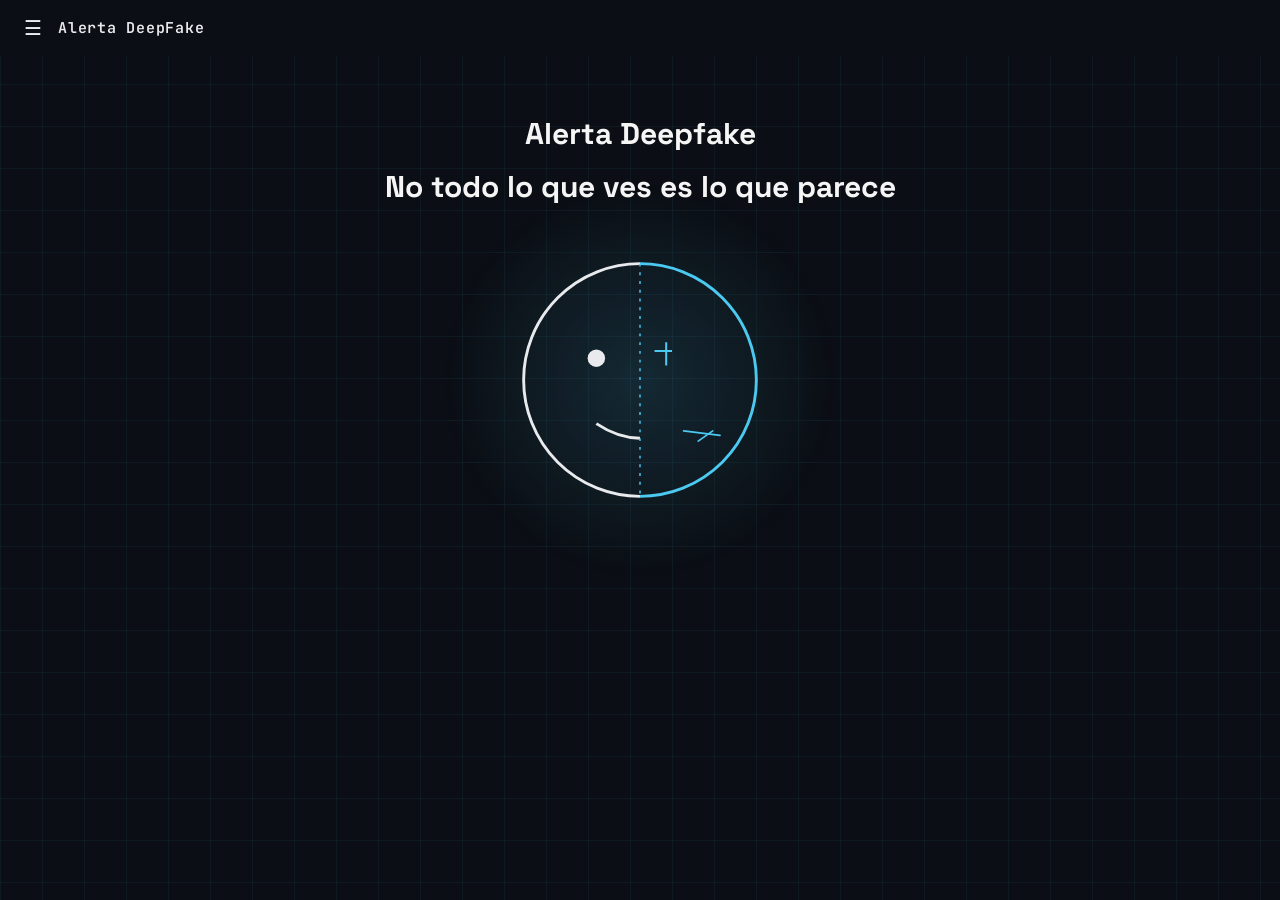
<file: index.html>
<!DOCTYPE html>
<html lang="en">
<head>
    <meta charset="UTF-8">
    <meta name="viewport" content="width=device-width, initial-scalbuenoe=1.0">
    <title>Alerta DeepFake</title>
    <link rel="stylesheet" href="estilos.css">
</head>
<body>
    <div class="grid-bg"></div>
    <div class="glow"></div>
    <header>
        <button id="btnMenu" class="menu-btn">☰</button>
       <span class="logo">Alerta DeepFake</span>
    </header>
   <nav id="sidebar">
  <a href="index.html">Inicio</a>

  <span class="categoria">Aprende</span>
  <a href="iagenerativa.html">Inteligencia Artificial Generativa</a>
  <a href="queesdeepfake.html">¿Qué es un Deepfake?</a>
  <a href="clascontfals.html">Clasificacion de contenido falso</a>
  <a href="datospb.html">Datos Personales y Biometrios</a>

  <span class="categoria">Detecta y Actua</span>
  <a href="casossimulados.html">Casos Simulados</a>
  <a href="listaverificacion.html">Lista de Verificacion</a>
  <a href="rutaactuacion.html">Ruta de Actuacion</a>
  <a href="reportaruncaso.html" class="btn-reportar">🛡️ Reportar un Caso</a>
  
  <span class="categoria">Marco Legal</span>
  <a href="normativacolombiana.html">Normativa Colombiana</a>
  <a href="recomendacionesseguridad.html">Recomendaciones de Seguridad</a>
  <a href="Administrador.html">Administrador</a>

</nav>
<main>
  <center><h1>Alerta Deepfake</h1></center>
  <center><h1>No todo lo que ves es lo que parece</h1></center>
    <div class="face-wrap">
  <svg viewBox="0 0 220 220">
  <defs>
  <clipPath id="mitad-izquierda">
    <rect x="0" y="0" width="110" height="220" />
  </clipPath>
</defs>

<!-- LADO REAL (izquierda) -->
<g clip-path="url(#mitad-izquierda)">
  <path d="M 110 30 A 80 80 0 0 0 110 190" stroke="var(--text)" stroke-width="2" fill="none" />
  <circle cx="80" cy="95" r="6" fill="var(--text)" />
  <circle cx="140" cy="95" r="6" fill="var(--text)" />
  <path d="M 80 140 Q 110 160 140 140" stroke="var(--text)" stroke-width="2" fill="none" />
</g>

<!-- LADO SINTÉTICO (derecha) -->
<g class="face-synth">
  <path d="M 110 30 A 80 80 0 0 1 110 190" stroke="var(--cyan)" stroke-width="2" fill="none" />
  <path d="M 120 90 L 132 90 M 128 84 L 128 100" stroke="var(--cyan)" stroke-width="1.4" />
  <path d="M 140 145 L 165 148 M 150 152 L 160 145" stroke="var(--cyan)" stroke-width="1.2" stroke-linecap="round" />
  <line x1="110" y1="30" x2="110" y2="190" stroke="var(--cyan)" stroke-width="1" stroke-dasharray="2 4" />
</g>

</svg>
<defs>
  <clipPath id="mitad-izquierda">
    <rect x="0" y="0" width="110" height="220" />
  </clipPath>
</defs>
</div>
</main>



<script>
    const btnMenu =document.getElementById('btnMenu');
    const sidebar=document.getElementById('sidebar');
    btnMenu.addEventListener('click',function(){
        sidebar.classList.toggle('abierto');
    });
    
    const links=sidebar.querySelectorAll('a');
    links.forEach(function(link){
    link.addEventListener('click',function(){
        sidebar.classList.remove('abierto');
    });
});


</script>




</body>
</html>
</file>
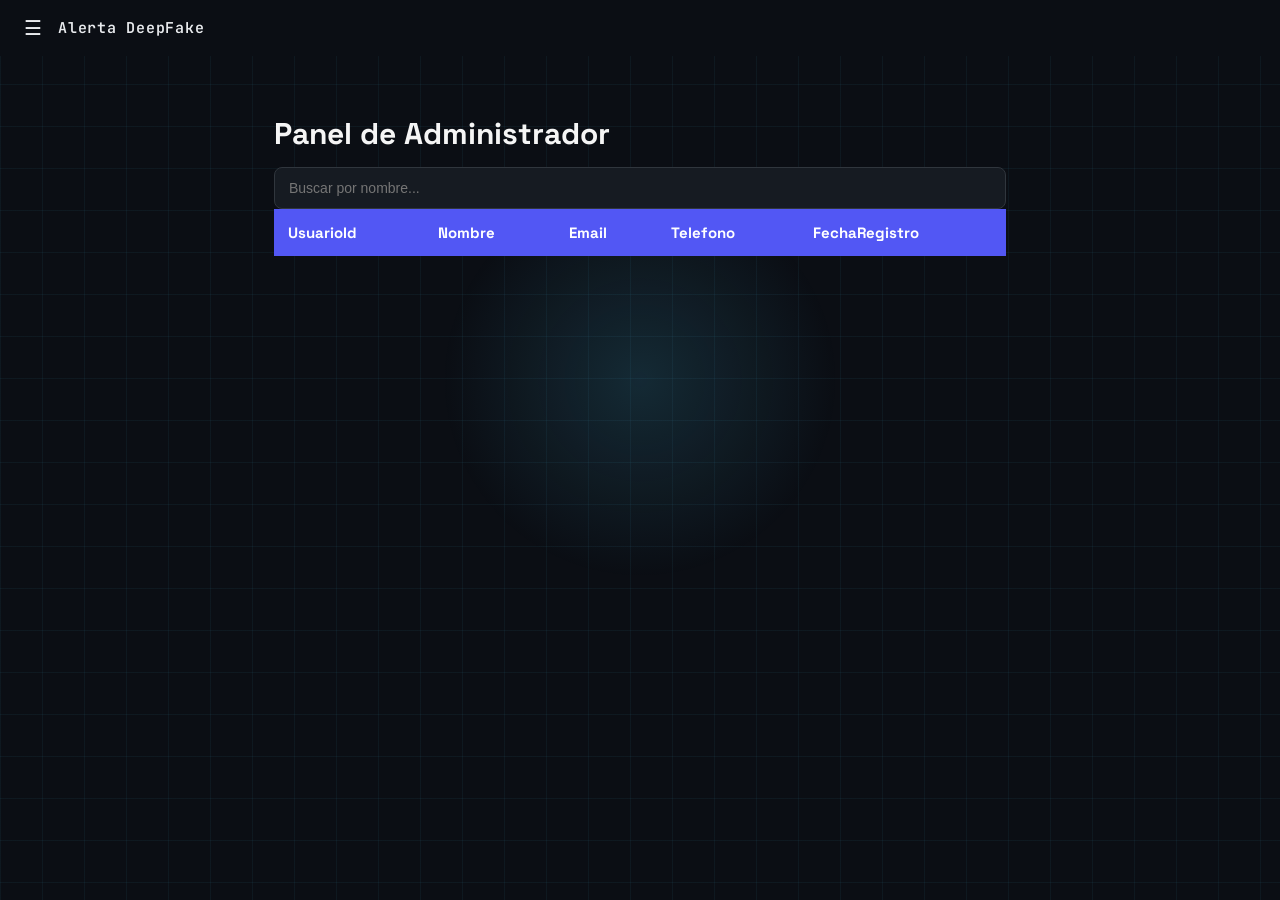
<file: Administrador.html>
<!DOCTYPE html>
<html lang="en">
<head>
    <meta charset="UTF-8">
    <meta name="viewport" content="width=device-width, initial-scale=1.0">
    <title>Alerta DeepFake</title>
    <link rel="stylesheet" href="estilos.css">
</head>
<body>
    <div class="grid-bg"></div>
    <div class="glow"></div>
    <header>
        <button id="btnMenu" class="menu-btn">☰</button>
        <span class="logo">Alerta DeepFake</span>
    </header>
    <nav id="sidebar">
        <a href="index.html">Inicio</a>

        <span class="categoria">Aprende</span>
        <a href="iagenerativa.html">Inteligencia Artificial Generativa</a>
        <a href="queesdeepfake.html">¿Qué es un Deepfake?</a>
        <a href="clascontfals.html">Clasificacion de contenido falso</a>
        <a href="datospb.html">Datos Personales y Biometrios</a>

        <span class="categoria">Detecta y Actua</span>
        <a href="casossimulados.html">Casos Simulados</a>
        <a href="listaverificacion.html">Lista de Verificacion</a>
        <a href="rutaactuacion.html">Ruta de Actuacion</a>
        <a href="reportaruncaso.html" class="btn-reportar">🛡️ Reportar un Caso</a>

        <span class="categoria">Marco Legal</span>
        <a href="normativacolombiana.html">Normativa Colombiana</a>
        <a href="recomendacionesseguridad.html">Recomendaciones de Seguridad</a>
        <a href="Administrador.html">Administrador</a>
    </nav>

    <main>
        <h1>Panel de Administrador</h1>
        <input type="text" id="buscarNombre" placeholder="Buscar por nombre...">

        <table class="tablausuarios" id="tablaUsuarios">
            <thead>
                <tr>
                    <th>UsuarioId</th>
                    <th>Nombre</th>
                    <th>Email</th>
                    <th>Telefono</th>
                    <th>FechaRegistro</th>
                </tr>
            </thead>
            <tbody id="cuerpoTabla"></tbody>
        </table>
    </main>

    <script>
        // ---------- Sidebar ----------
        const btnMenu = document.getElementById('btnMenu');
        const sidebar = document.getElementById('sidebar');
        btnMenu.addEventListener('click', function () {
            sidebar.classList.toggle('abierto');
        });
        sidebar.querySelectorAll('a').forEach(function (link) {
            link.addEventListener('click', function () {
                sidebar.classList.remove('abierto');
            });
        });

        // ---------- Traer usuarios desde SQL Server ----------
        fetch("https://localhost:44392/WSNormativas.asmx/WSListadoUsuarios", {
            method: "GET"
        })
        .then(response => response.json())
        .then(data => {
            console.log("Usuarios recibidos:", data);
            const cuerpoTabla = document.getElementById("cuerpoTabla");

            data.forEach(usuario => {
                const fila = document.createElement("tr");
                fila.innerHTML = `
                    <td>${usuario.UsuarioId}</td>
                    <td>${usuario.Nombre}</td>
                    <td>${usuario.Email}</td>
                    <td>${usuario.Telefono}</td>
                    <td>${usuario.FechaRegistro}</td>
                `;
                cuerpoTabla.appendChild(fila);
            });
        })
        .catch(error => {
            console.error("Error al cargar usuarios:", error);
        });

        // ---------- Buscador ----------
        const buscarNombre = document.getElementById("buscarNombre");
        buscarNombre.addEventListener("input", function () {
            const texto = buscarNombre.value.toLowerCase();
            const filas = document.querySelectorAll("#tablaUsuarios tbody tr");
            filas.forEach(function (fila) {
                const nombre = fila.cells[1].textContent.toLowerCase();
                fila.style.display = nombre.includes(texto) ? "" : "none";
            });
        });
    </script>
</body>
</html>
</file>
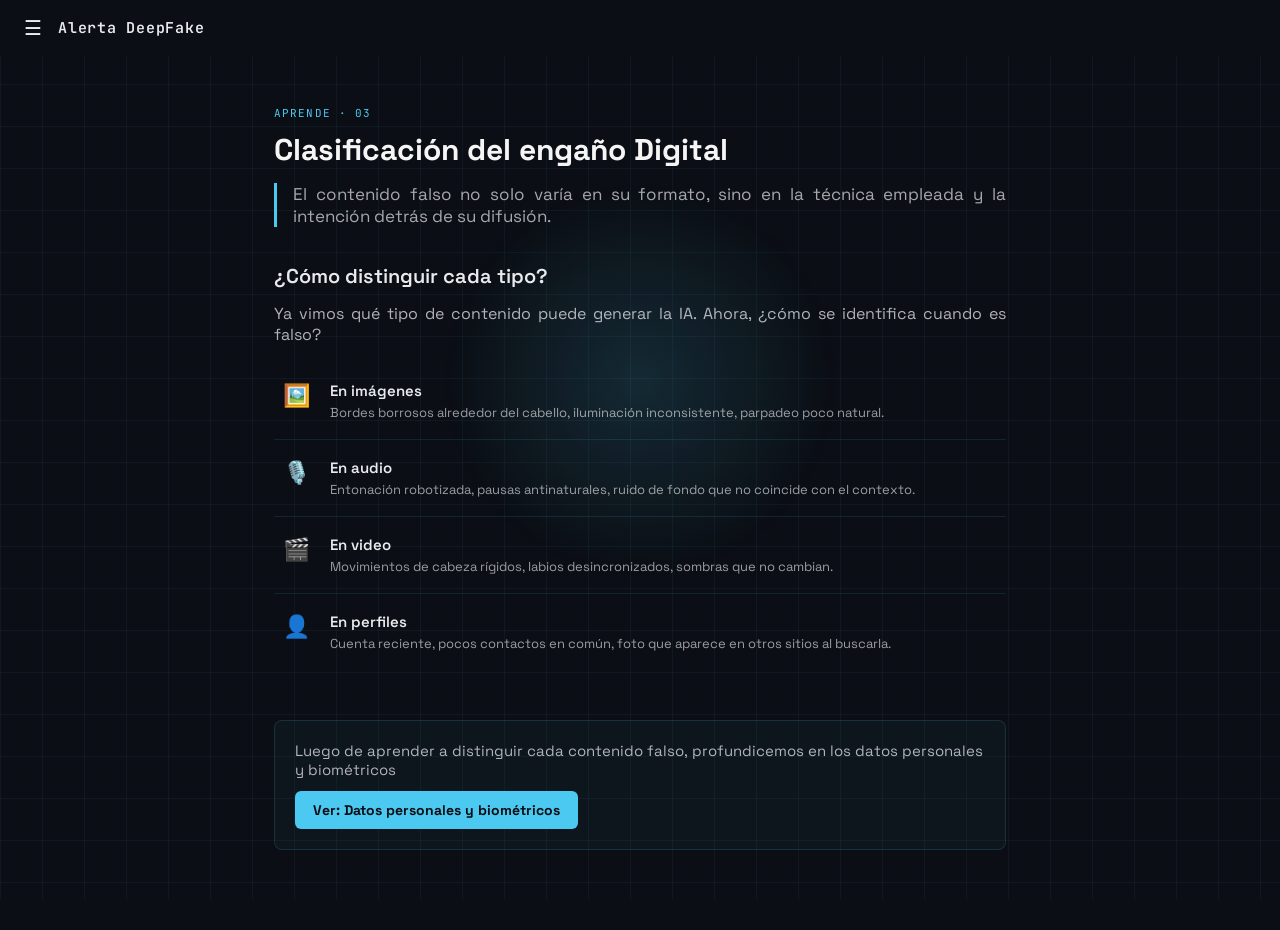
<file: clascontfals.html>
<!DOCTYPE html>
<html lang="en">
<head>
    <meta charset="UTF-8">
    <meta name="viewport" content="width=device-width, initial-scale=1.0">
    <title>Alerta DeepFake</title>
    <link rel="stylesheet" href="estilos.css">
</head>
<body>
    <div class="grid-bg"></div>
    <div class="glow"></div>
    <header>
        <button id="btnMenu" class="menu-btn">☰</button>
       <span class="logo">Alerta DeepFake</span>
    </header>
   <nav id="sidebar">
  <a href="index.html">Inicio</a>

 <span class="categoria">Aprende</span>
  <a href="iagenerativa.html">Inteligencia Artificial Generativa</a>
  <a href="queesdeepfake.html">¿Qué es un Deepfake?</a>
  <a href="clascontfals.html">Clasificacion de contenido falso</a>
  <a href="datospb.html">Datos Personales y Biometrios</a>

  <span class="categoria">Detecta y Actua</span>
  <a href="casossimulados.html">Casos Simulados</a>
  <a href="listaverificacion.html">Lista de Verificacion</a>
  <a href="rutaactuacion.html">Ruta de Actuacion</a>
  <a href="reportaruncaso.html" class="btn-reportar">🛡️ Reportar un Caso</a>
  
  <span class="categoria">Marco Legal</span>
  <a href="normativacolombiana.html">Normativa Colombiana</a>
  <a href="recomendacionesseguridad.html">Recomendaciones de Seguridad</a>
  <a href="Administrador.html">Administrador</a>
</nav>
<main>
    <div class="kicker">APRENDE · 03</div>
    <h1>Clasificación del engaño Digital</h1>
    <p class="intro">El contenido falso no solo varía en su formato, sino en la técnica empleada y la intención detrás de su difusión.</p>
   
   <section>
    <h2>¿Cómo distinguir cada tipo?</h2>
    <p>Ya vimos qué tipo de contenido puede generar la IA. Ahora, ¿cómo se identifica cuando es falso?</p>
    <div class="lista-deteccion">
        <div class="fila-deteccion">
            <div class="icono">🖼️</div>
            <div class="contenido"> 
            <h3>En imágenes</h3>
            <p>Bordes borrosos alrededor del cabello, iluminación inconsistente, parpadeo poco natural.</p>
        </div>
    </div>
        <div class="fila-deteccion">
            <div class="icono">🎙️</div>
            <div class="contenido">
            <h3>En audio</h3>
            <p>Entonación robotizada, pausas antinaturales, ruido de fondo que no coincide con el contexto.</p>
        </div>
    </div>
        <div class="fila-deteccion">

            <div class="icono">🎬</div>
            <div class="contenido">
            <h3>En video</h3>
            <p>Movimientos de cabeza rígidos, labios desincronizados, sombras que no cambian.</p>
        </div>
    </div>
        <div class="fila-deteccion">
            <div class="icono">👤</div>
            <div class="contenido">
            <h3>En perfiles</h3>
            <p>Cuenta reciente, pocos contactos en común, foto que aparece en otros sitios al buscarla.</p>
        </div>
    </div>
    </div>
</section>

<div class ="siguiente">
        <span>Luego de aprender a distinguir cada contenido falso, profundicemos en los datos personales y biométricos</span>
        <a href="datospb.html">Ver: Datos personales y biométricos</a>
    </div>





</main>



























<script>
    const btnMenu =document.getElementById('btnMenu');
    const sidebar=document.getElementById('sidebar');
    btnMenu.addEventListener('click',function(){
        sidebar.classList.toggle('abierto');
    });
    
    const links=sidebar.querySelectorAll('a');
    links.forEach(function(link){
    link.addEventListener('click',function(){
        sidebar.classList.remove('abierto');
    });
});


</script>




</body>
</html>
</file>
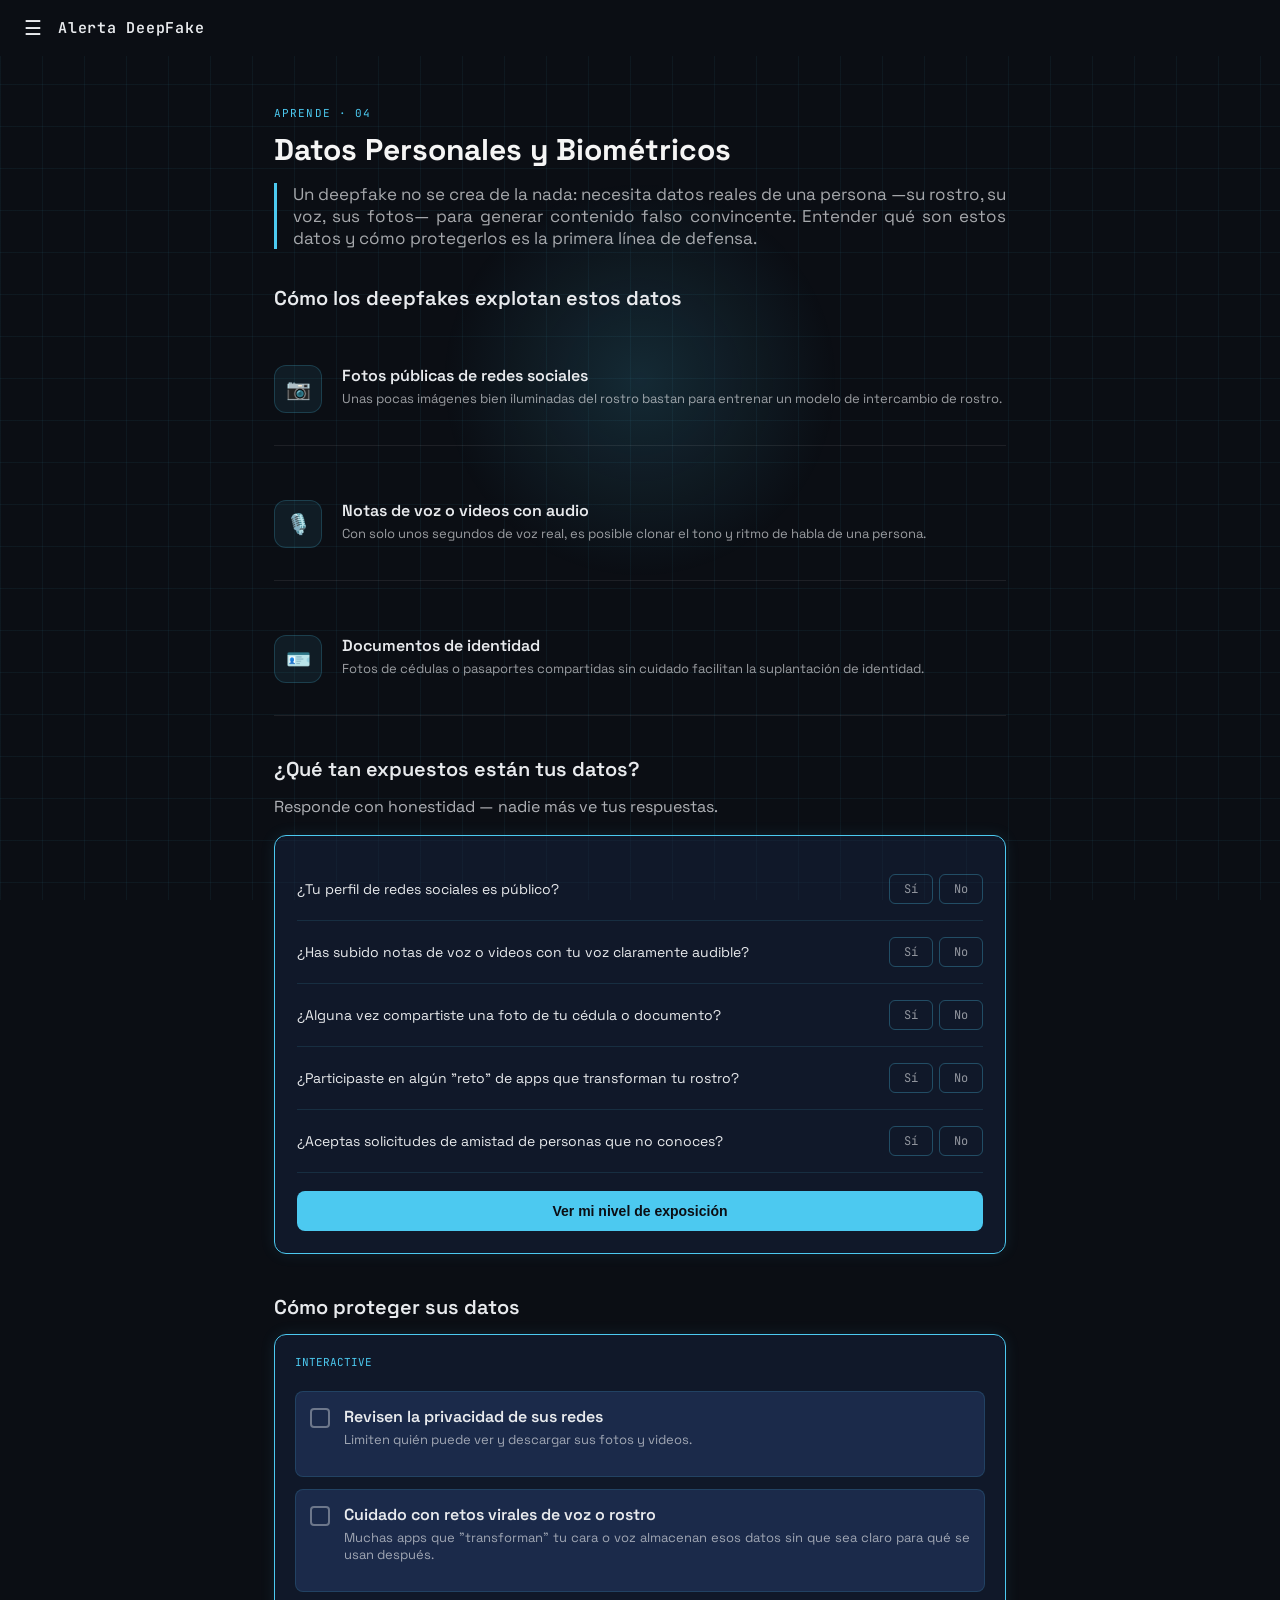
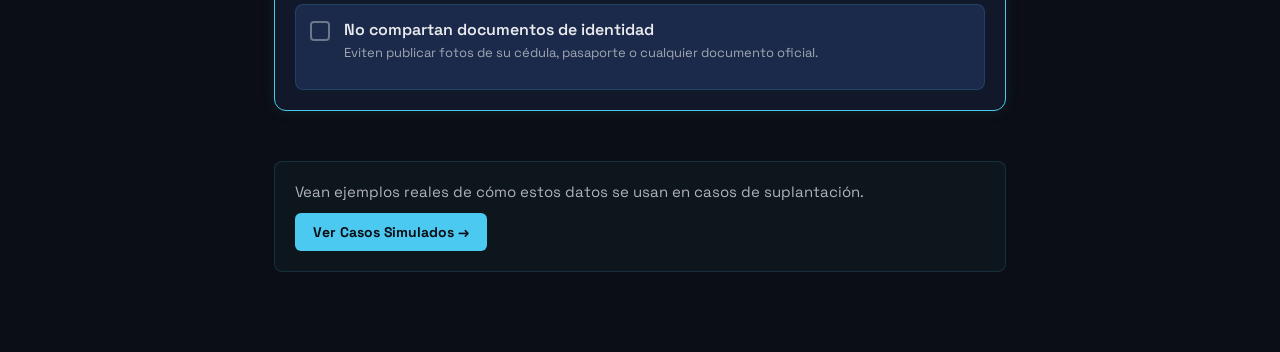
<file: datospb.html>
<!DOCTYPE html>
<html lang="en">
<head>
    <meta charset="UTF-8">
    <meta name="viewport" content="width=device-width, initial-scale=1.0">
    <title>Alerta DeepFake</title>
    <link rel="stylesheet" href="estilos.css">
</head>
<body>
    <div class="grid-bg"></div>
    <div class="glow"></div>
    <header>
        <button id="btnMenu" class="menu-btn">☰</button>
       <span class="logo">Alerta DeepFake</span>
    </header>
   <nav id="sidebar">
  <a href="index.html">Inicio</a>

 <span class="categoria">Aprende</span>
  <a href="iagenerativa.html">Inteligencia Artificial Generativa</a>
  <a href="queesdeepfake.html">¿Qué es un Deepfake?</a>
  <a href="clascontfals.html">Clasificacion de contenido falso</a>
  <a href="datospb.html">Datos Personales y Biometrios</a>

  <span class="categoria">Detecta y Actua</span>
  <a href="casossimulados.html">Casos Simulados</a>
  <a href="listaverificacion.html">Lista de Verificacion</a>
  <a href="rutaactuacion.html">Ruta de Actuacion</a>
  <a href="reportaruncaso.html" class="btn-reportar">🛡️ Reportar un Caso</a>
  
  <span class="categoria">Marco Legal</span>
  <a href="normativacolombiana.html">Normativa Colombiana</a>
  <a href="recomendacionesseguridad.html">Recomendaciones de Seguridad</a>
  <a href="Administrador.html">Administrador</a>
</nav>

<main>
  <div class="kicker">APRENDE · 04</div>
  <h1>Datos Personales y Biométricos</h1>
  <p class="intro">
    Un deepfake no se crea de la nada: necesita datos reales de una persona —su rostro, su voz,
    sus fotos— para generar contenido falso convincente. Entender qué son estos datos y cómo
    protegerlos es la primera línea de defensa.
  </p>

  <section>
    <h2>Cómo los deepfakes explotan estos datos</h2>
    <div class="paso">
      <div class="icon-box">📷</div>
      <div class="texto-paso">
        <h3>Fotos públicas de redes sociales</h3>
        <p>Unas pocas imágenes bien iluminadas del rostro bastan para entrenar un modelo de intercambio de rostro.</p>
      </div>
    </div>
    <div class="paso">
      <div class="icon-box">🎙️</div>
      <div class="texto-paso">
        <h3>Notas de voz o videos con audio</h3>
        <p>Con solo unos segundos de voz real, es posible clonar el tono y ritmo de habla de una persona.</p>
      </div>
    </div>
    <div class="paso">
      <div class="icon-box">🪪</div>
      <div class="texto-paso">
        <h3>Documentos de identidad</h3>
        <p>Fotos de cédulas o pasaportes compartidas sin cuidado facilitan la suplantación de identidad.</p>
      </div>
    </div>
  </section>

  <section>
    <h2>¿Qué tan expuestos están tus datos?</h2>
    <p>Responde con honestidad — nadie más ve tus respuestas.</p>

    <div class="test-panel">
      <div class="test-pregunta" data-p="1">
        <p>¿Tu perfil de redes sociales es público?</p>
        <div class="switch-group">
          <button class="switch-btn" data-val="si">Sí</button>
          <button class="switch-btn" data-val="no">No</button>
        </div>
      </div>
      <div class="test-pregunta" data-p="2">
        <p>¿Has subido notas de voz o videos con tu voz claramente audible?</p>
        <div class="switch-group">
          <button class="switch-btn" data-val="si">Sí</button>
          <button class="switch-btn" data-val="no">No</button>
        </div>
      </div>
      <div class="test-pregunta" data-p="3">
        <p>¿Alguna vez compartiste una foto de tu cédula o documento?</p>
        <div class="switch-group">
          <button class="switch-btn" data-val="si">Sí</button>
          <button class="switch-btn" data-val="no">No</button>
        </div>
      </div>
      <div class="test-pregunta" data-p="4">
        <p>¿Participaste en algún "reto" de apps que transforman tu rostro?</p>
        <div class="switch-group">
          <button class="switch-btn" data-val="si">Sí</button>
          <button class="switch-btn" data-val="no">No</button>
        </div>
      </div>
      <div class="test-pregunta" data-p="5">
        <p>¿Aceptas solicitudes de amistad de personas que no conoces?</p>
        <div class="switch-group">
          <button class="switch-btn" data-val="si">Sí</button>
          <button class="switch-btn" data-val="no">No</button>
        </div>
      </div>

      <button class="btn-calcular" id="btnCalcular">Ver mi nivel de exposición</button>

      <div class="resultado" id="resultado">
        <div class="nivel" id="nivelTexto"></div>
        <div class="msg" id="mensajeTexto"></div>
      </div>
    </div>
  </section>

  <section>
    <h2>Cómo proteger sus datos</h2>
    <div class="checklist-panel">
      <span class="tarjeta-tag">Interactive</span>
      <label class="check-card">
        <input type="checkbox">
        <span class="checkbox-custom"></span>
        <div class="texto-paso">
          <h3>Revisen la privacidad de sus redes</h3>
          <p>Limiten quién puede ver y descargar sus fotos y videos.</p>
        </div>
      </label>
      <label class="check-card">
        <input type="checkbox">
        <span class="checkbox-custom"></span>
        <div class="texto-paso">
          <h3>Cuidado con retos virales de voz o rostro</h3>
          <p>Muchas apps que "transforman" tu cara o voz almacenan esos datos sin que sea claro para qué se usan después.</p>
        </div>
      </label>
      <label class="check-card">
        <input type="checkbox">
        <span class="checkbox-custom"></span>
        <div class="texto-paso">
          <h3>No compartan documentos de identidad</h3>
          <p>Eviten publicar fotos de su cédula, pasaporte o cualquier documento oficial.</p>
        </div>
      </label>
    </div>
  </section>

  <div class="siguiente">
    <span>Vean ejemplos reales de cómo estos datos se usan en casos de suplantación.</span>
    <a href="casossimulados.html">Ver Casos Simulados →</a>
  </div>
</main>





<script>
    const btnMenu = document.getElementById('btnMenu');
    const sidebar = document.getElementById('sidebar');
    btnMenu.addEventListener('click', function() {
        sidebar.classList.toggle('abierto');
    });

    const links = sidebar.querySelectorAll('a');
    links.forEach(function(link) {
        link.addEventListener('click', function() {
            sidebar.classList.remove('abierto');
        });
    });

    // === Lógica del test de exposición ===
    const respuestas = {};

    document.querySelectorAll('.switch-btn').forEach(btn => {
        btn.addEventListener('click', function() {
            const pregunta = this.closest('.test-pregunta');
            pregunta.querySelectorAll('.switch-btn').forEach(b => b.classList.remove('activo'));
            this.classList.add('activo');
            respuestas[pregunta.dataset.p] = this.dataset.val;
        });
    });

    document.getElementById('btnCalcular').addEventListener('click', function() {
        const total = document.querySelectorAll('.test-pregunta').length;
        if (Object.keys(respuestas).length < total) {
            alert('Por favor responde todas las preguntas.');
            return;
        }
        const siCount = Object.values(respuestas).filter(v => v === 'si').length;
        const resultado = document.getElementById('resultado');
        const nivelTexto = document.getElementById('nivelTexto');
        const mensajeTexto = document.getElementById('mensajeTexto');

        resultado.classList.remove('bajo', 'medio', 'alto');

        if (siCount <= 1) {
            resultado.classList.add('bajo');
            nivelTexto.textContent = 'Exposición baja';
            mensajeTexto.textContent = 'Tienes buenos hábitos de privacidad. Sigue revisando la configuración de tus redes periódicamente.';
        } else if (siCount <= 3) {
            resultado.classList.add('medio');
            nivelTexto.textContent = 'Exposición media';
            mensajeTexto.textContent = 'Hay algunos puntos que podrías reforzar. Revisa el checklist de abajo para reducir tu riesgo.';
        } else {
            resultado.classList.add('alto');
            nivelTexto.textContent = 'Exposición alta';
            mensajeTexto.textContent = 'Varios de tus hábitos actuales facilitan que tus datos sean usados sin tu permiso. Aplica el checklist cuanto antes.';
        }
        resultado.classList.add('visible');
    });
</script>




</body>
</html>
</file>
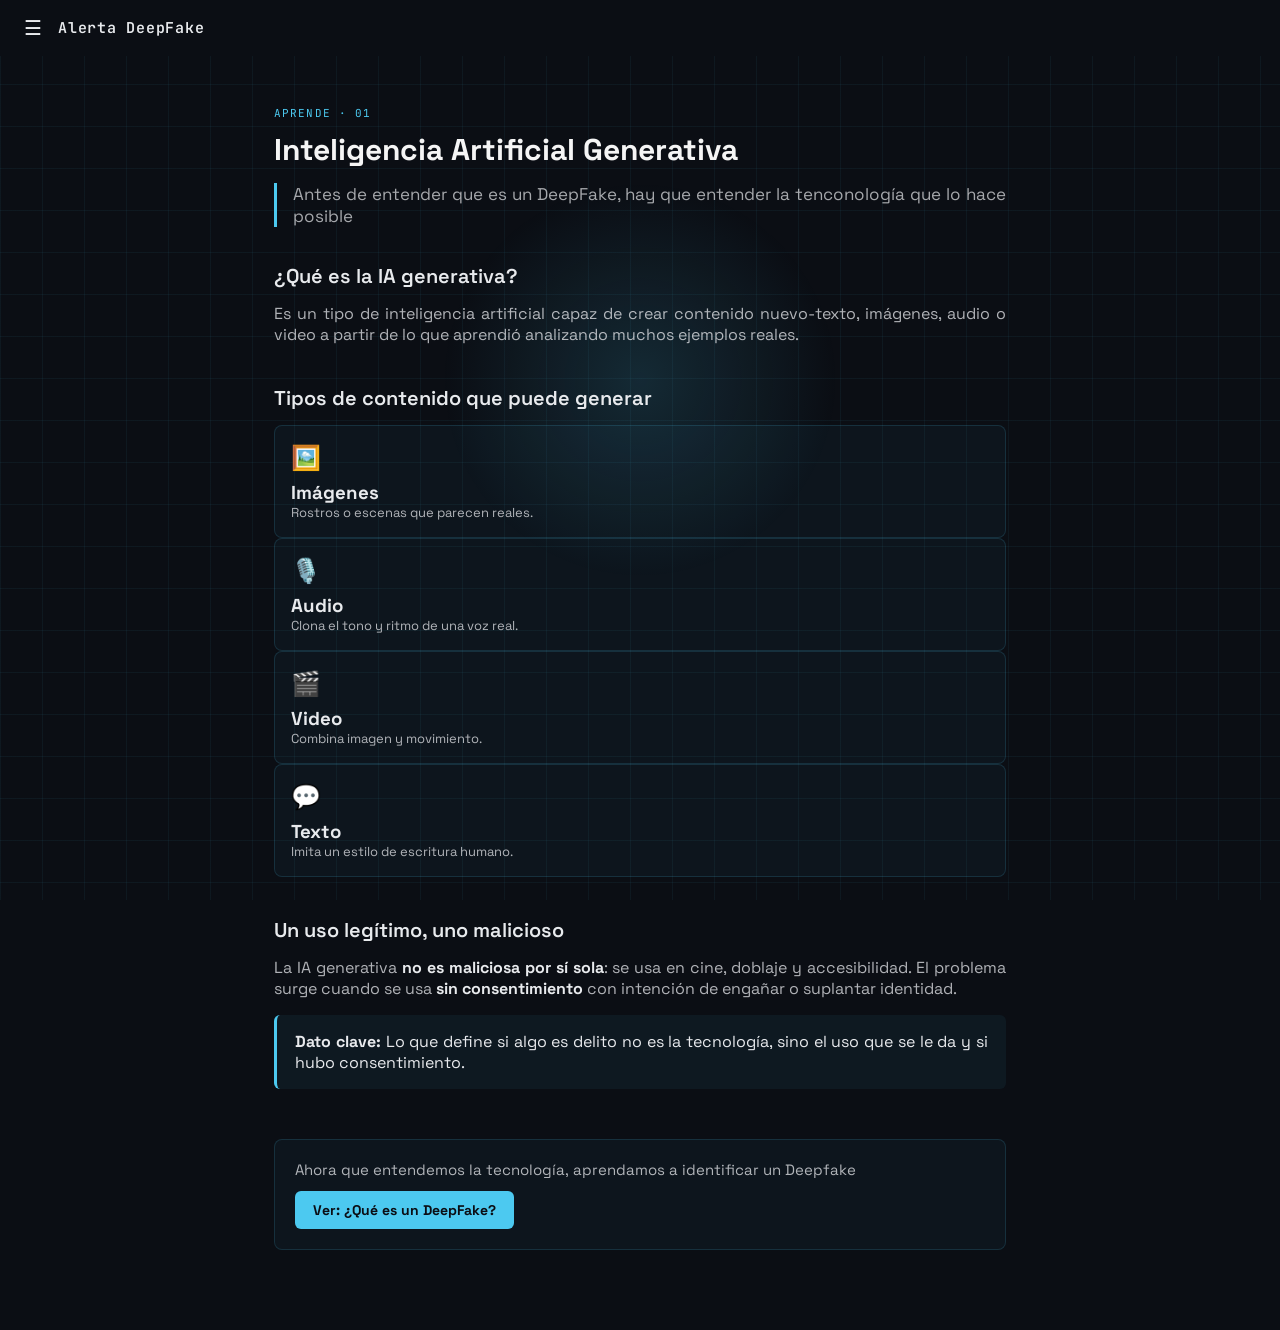
<file: iagenerativa.html>
<!DOCTYPE html>
<html lang="en">
<head>
    <meta charset="UTF-8">
    <meta name="viewport" content="width=device-width, initial-scale=1.0">
    <title>Alerta DeepFake</title>
    <link rel="stylesheet" href="estilos.css">
</head>
<body>
    <div class="grid-bg"></div>
    <div class="glow"></div>
    <header>
        <button id="btnMenu" class="menu-btn">☰</button>
       <span class="logo">Alerta DeepFake</span>
    </header>
   <nav id="sidebar">
  <a href="index.html">Inicio</a>

 <span class="categoria">Aprende</span>
  <a href="iagenerativa.html">Inteligencia Artificial Generativa</a>
  <a href="queesdeepfake.html">¿Qué es un Deepfake?</a>
  <a href="clascontfals.html">Clasificacion de contenido falso</a>
  <a href="datospb.html">Datos Personales y Biometrios</a>

  <span class="categoria">Detecta y Actua</span>
  <a href="casossimulados.html">Casos Simulados</a>
  <a href="listaverificacion.html">Lista de Verificacion</a>
  <a href="rutaactuacion.html">Ruta de Actuacion</a>
  <a href="reportaruncaso.html" class="btn-reportar">🛡️ Reportar un Caso</a>
  
  <span class="categoria">Marco Legal</span>
  <a href="normativacolombiana.html">Normativa Colombiana</a>
  <a href="recomendacionesseguridad.html">Recomendaciones de Seguridad</a>
  <a href="Administrador.html">Administrador</a>
</nav>
<main>
   
   

    <div class="kicker">APRENDE · 01</div>
  <h1>Inteligencia Artificial Generativa</h1>
  <p class="intro">Antes de entender que es un DeepFake, hay que entender la tenconología que lo hace posible</p>
    <section>
        <h2>¿Qué es la IA generativa?</h2>
        <p>Es un tipo de inteligencia artificial capaz de crear contenido nuevo-texto, imágenes, audio o video a partir de lo que aprendió analizando muchos ejemplos reales.</p>

    </section>

    <section>
    <h2>Tipos de contenido que puede generar</h2>
    <div class="grid-tarjetas">
        <div class="tarjeta">
            <div class="icono">🖼️</div>
            <h3>Imágenes</h3>
            <p>Rostros o escenas que parecen reales.</p>
        </div>
        <div class="tarjeta">
            <div class="icono">🎙️</div>
            <h3>Audio</h3>
            <p>Clona el tono y ritmo de una voz real.</p>
        </div>
        <div class="tarjeta">
            <div class="icono">🎬</div>
            <h3>Video</h3>
            <p>Combina imagen y movimiento.</p>
        </div>
        <div class="tarjeta">
            <div class="icono">💬</div>
            <h3>Texto</h3>
            <p>Imita un estilo de escritura humano.</p>
        </div>
    </div>
</section>

 <section>
        <h2>Un uso legítimo, uno malicioso</h2>
        <p>
            La IA generativa <strong>no es maliciosa por sí sola</strong>: se usa en cine, doblaje y accesibilidad. El problema surge cuando se usa <strong>sin consentimiento</strong> con intención de engañar o suplantar identidad.
        </p>
        <div class="caja-clave">
            <p><strong>Dato clave:</strong> Lo que define si algo es delito no es la tecnología, sino el uso que se le da y si hubo consentimiento.</p>
        </div>
    </section>

    

    <div class ="siguiente">
        <span>Ahora que entendemos la tecnología, aprendamos a identificar un Deepfake</span>
        <a href="queesdeepfake.html">Ver: ¿Qué es un DeepFake?</a>
    </div>
 
</main>



<script>
    const btnMenu =document.getElementById('btnMenu');
    const sidebar=document.getElementById('sidebar');
    btnMenu.addEventListener('click',function(){
        sidebar.classList.toggle('abierto');
    });
    
    const links=sidebar.querySelectorAll('a');
    links.forEach(function(link){
    link.addEventListener('click',function(){
        sidebar.classList.remove('abierto');
    });
});


</script>




</body>
</html>
</file>
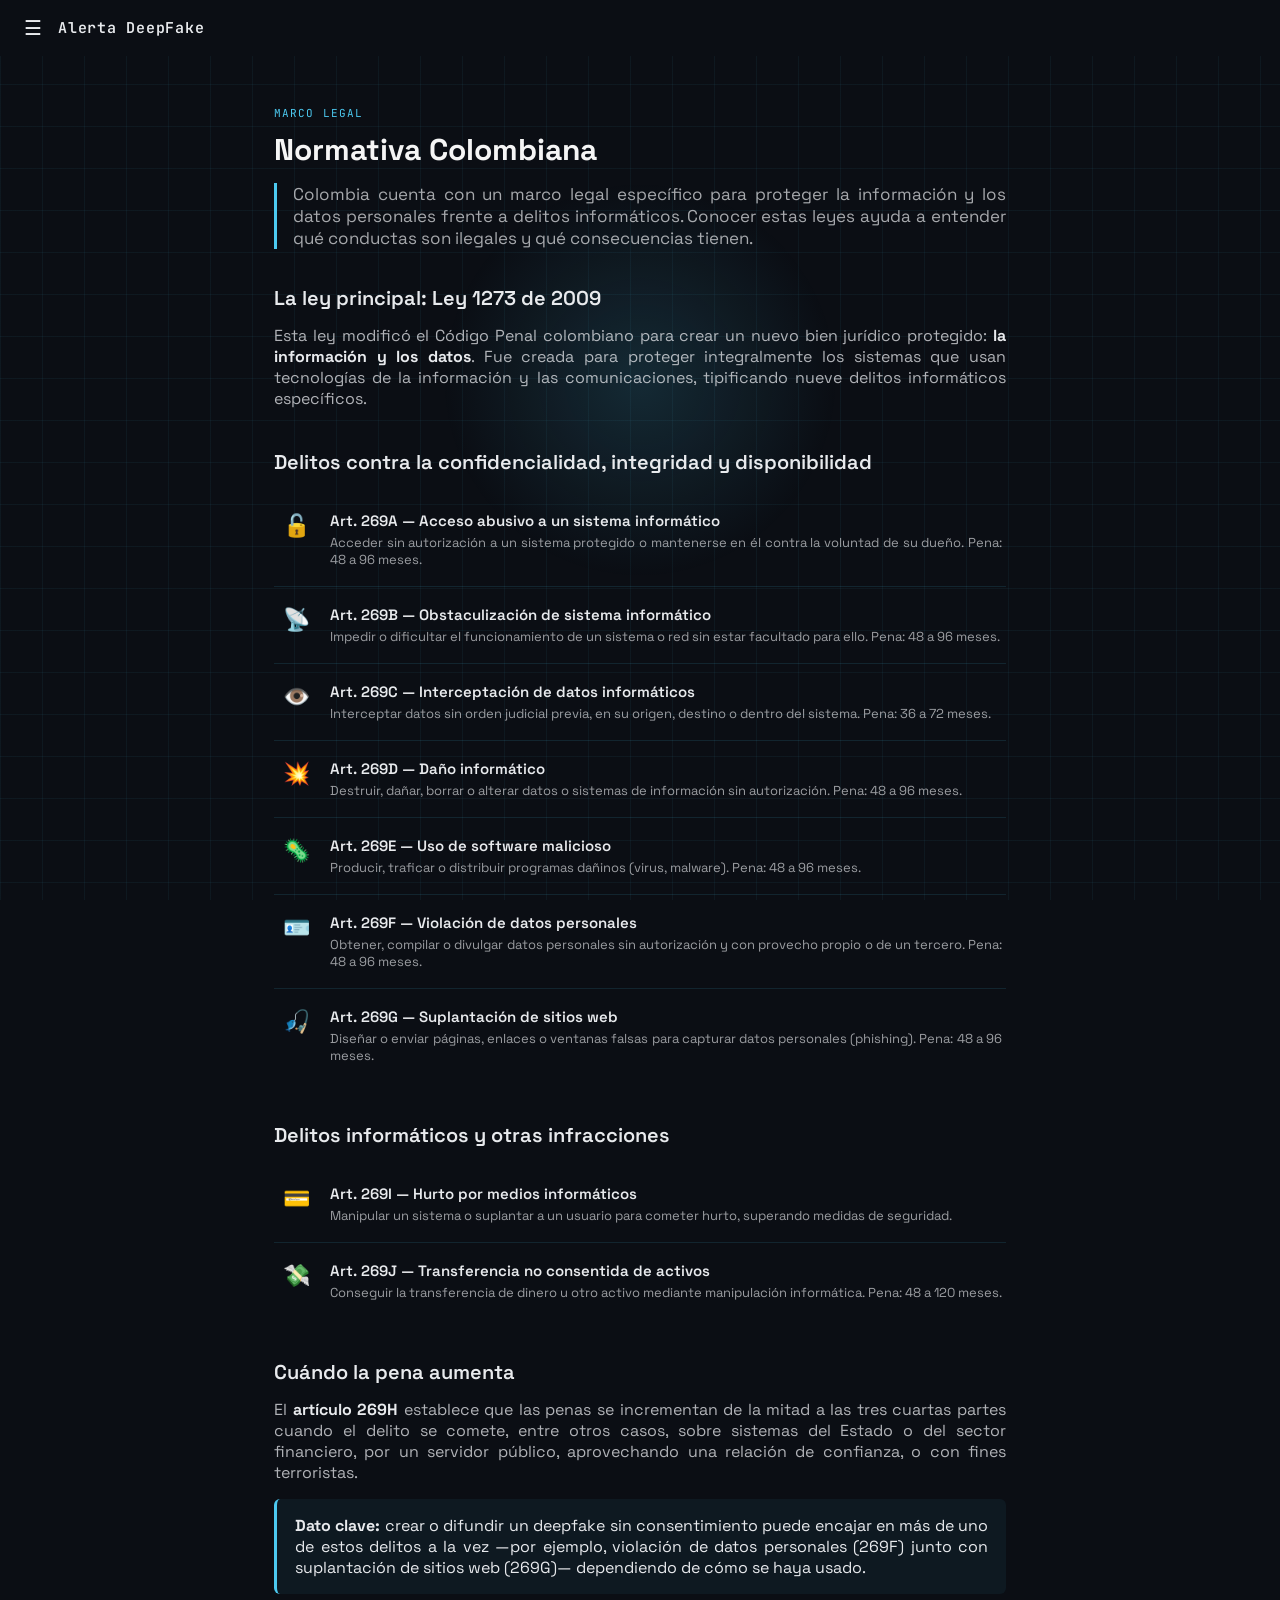
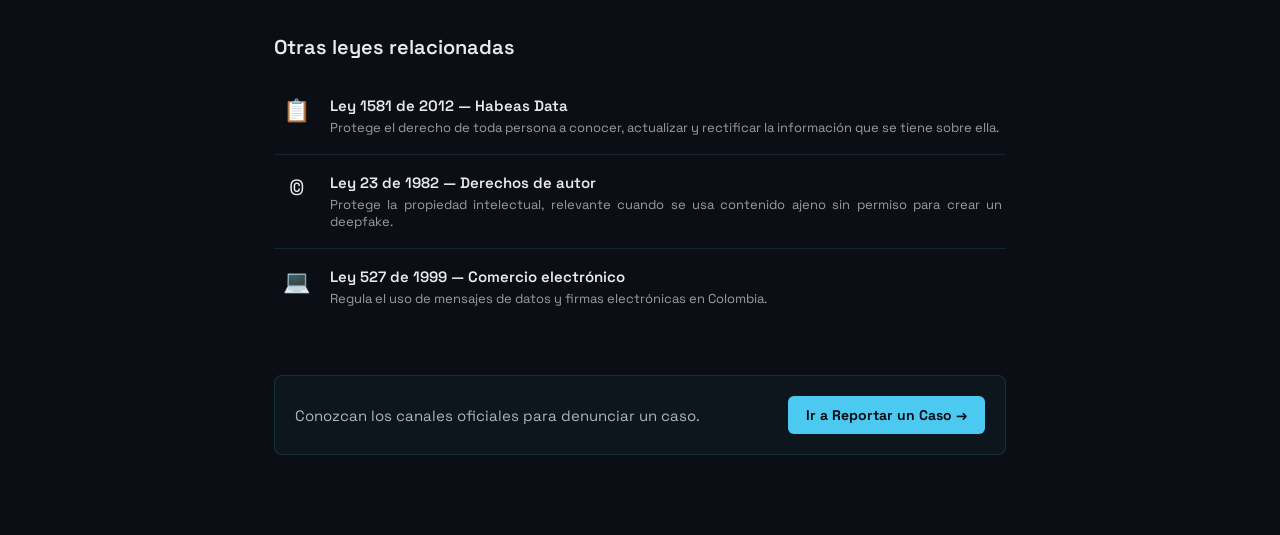
<file: normativacolombiana.html>
<!DOCTYPE html>
<html lang="en">
<head>
    <script src="app.js"></script>
    
    <meta charset="UTF-8">
    <meta name="viewport" content="width=device-width, initial-scale=1.0">
    <title>Alerta DeepFake</title>
    <link rel="stylesheet" href="estilos.css">
</head>
<body>
    <div class="grid-bg"></div>
    <div class="glow"></div>
    <header>
        <button id="btnMenu" class="menu-btn">☰</button>
       <span class="logo">Alerta DeepFake</span>
    </header>
   <nav id="sidebar">
  <a href="index.html">Inicio</a>

 <span class="categoria">Aprende</span>
  <a href="iagenerativa.html">Inteligencia Artificial Generativa</a>
  <a href="queesdeepfake.html">¿Qué es un Deepfake?</a>
  <a href="clascontfals.html">Clasificacion de contenido falso</a>
  <a href="datospb.html">Datos Personales y Biometrios</a>

  <span class="categoria">Detecta y Actua</span>
  <a href="casossimulados.html">Casos Simulados</a>
  <a href="listaverificacion.html">Lista de Verificacion</a>
  <a href="rutaactuacion.html">Ruta de Actuacion</a>
  <a href="reportaruncaso.html" class="btn-reportar">🛡️ Reportar un Caso</a>
  
  <span class="categoria">Marco Legal</span>
  <a href="normativacolombiana.html">Normativa Colombiana</a>
  <a href="recomendacionesseguridad.html">Recomendaciones de Seguridad</a>
  <a href="Administrador.html">Administrador</a>
</nav>


<main>
  <div class="kicker">MARCO LEGAL</div>
  <h1>Normativa Colombiana</h1>
  <p class="intro">
    Colombia cuenta con un marco legal específico para proteger la información y los datos
    personales frente a delitos informáticos. Conocer estas leyes ayuda a entender qué
    conductas son ilegales y qué consecuencias tienen.
  </p>

  <section>
    <h2>La ley principal: Ley 1273 de 2009</h2>
    <p>
      Esta ley modificó el Código Penal colombiano para crear un nuevo bien jurídico protegido:
      <strong>la información y los datos</strong>. Fue creada para proteger integralmente los
      sistemas que usan tecnologías de la información y las comunicaciones, tipificando nueve
      delitos informáticos específicos.
    </p>
  </section>

  
  <section>
    <h2>Delitos contra la confidencialidad, integridad y disponibilidad</h2>
    <div class="lista-deteccion">
      <div class="fila-deteccion">
        <div class="icono">🔓</div>
        <div class="contenido">
          <h3>Art. 269A — Acceso abusivo a un sistema informático</h3>
          <p>Acceder sin autorización a un sistema protegido o mantenerse en él contra la voluntad de su dueño. Pena: 48 a 96 meses.</p>
        </div>
      </div>
      <div class="fila-deteccion">
        <div class="icono">📡</div>
        <div class="contenido">
          <h3>Art. 269B — Obstaculización de sistema informático</h3>
          <p>Impedir o dificultar el funcionamiento de un sistema o red sin estar facultado para ello. Pena: 48 a 96 meses.</p>
        </div>
      </div>
      <div class="fila-deteccion">
        <div class="icono">👁️</div>
        <div class="contenido">
          <h3>Art. 269C — Interceptación de datos informáticos</h3>
          <p>Interceptar datos sin orden judicial previa, en su origen, destino o dentro del sistema. Pena: 36 a 72 meses.</p>
        </div>
      </div>
      <div class="fila-deteccion">
        <div class="icono">💥</div>
        <div class="contenido">
          <h3>Art. 269D — Daño informático</h3>
          <p>Destruir, dañar, borrar o alterar datos o sistemas de información sin autorización. Pena: 48 a 96 meses.</p>
        </div>
      </div>
      <div class="fila-deteccion">
        <div class="icono">🦠</div>
        <div class="contenido">
          <h3>Art. 269E — Uso de software malicioso</h3>
          <p>Producir, traficar o distribuir programas dañinos (virus, malware). Pena: 48 a 96 meses.</p>
        </div>
      </div>
      <div class="fila-deteccion">
        <div class="icono">🪪</div>
        <div class="contenido">
          <h3>Art. 269F — Violación de datos personales</h3>
          <p>Obtener, compilar o divulgar datos personales sin autorización y con provecho propio o de un tercero. Pena: 48 a 96 meses.</p>
        </div>
      </div>
      <div class="fila-deteccion">
        <div class="icono">🎣</div>
        <div class="contenido">
          <h3>Art. 269G — Suplantación de sitios web</h3>
          <p>Diseñar o enviar páginas, enlaces o ventanas falsas para capturar datos personales (phishing). Pena: 48 a 96 meses.</p>
        </div>
      </div>
    </div>
  </section>

  <section>
    <h2>Delitos informáticos y otras infracciones</h2>
    <div class="lista-deteccion">
      <div class="fila-deteccion">
        <div class="icono">💳</div>
        <div class="contenido">
          <h3>Art. 269I — Hurto por medios informáticos</h3>
          <p>Manipular un sistema o suplantar a un usuario para cometer hurto, superando medidas de seguridad.</p>
        </div>
      </div>
      <div class="fila-deteccion">
        <div class="icono">💸</div>
        <div class="contenido">
          <h3>Art. 269J — Transferencia no consentida de activos</h3>
          <p>Conseguir la transferencia de dinero u otro activo mediante manipulación informática. Pena: 48 a 120 meses.</p>
        </div>
      </div>
    </div>
  </section>

  <section>
    <h2>Cuándo la pena aumenta</h2>
    <p>
      El <strong>artículo 269H</strong> establece que las penas se incrementan de la mitad a
      las tres cuartas partes cuando el delito se comete, entre otros casos, sobre sistemas
      del Estado o del sector financiero, por un servidor público, aprovechando una relación
      de confianza, o con fines terroristas.
    </p>
    <div class="caja-clave">
      <p><strong>Dato clave:</strong> crear o difundir un deepfake sin consentimiento puede
      encajar en más de uno de estos delitos a la vez —por ejemplo, violación de datos
      personales (269F) junto con suplantación de sitios web (269G)— dependiendo de cómo se
      haya usado.</p>
    </div>
  </section>

  <section>
    <h2>Otras leyes relacionadas</h2>
    <div class="lista-deteccion">
      <div class="fila-deteccion">
        <div class="icono">📋</div>
        <div class="contenido">
          <h3>Ley 1581 de 2012 — Habeas Data</h3>
          <p>Protege el derecho de toda persona a conocer, actualizar y rectificar la información que se tiene sobre ella.</p>
        </div>
      </div>
      <div class="fila-deteccion">
        <div class="icono">©️</div>
        <div class="contenido">
          <h3>Ley 23 de 1982 — Derechos de autor</h3>
          <p>Protege la propiedad intelectual, relevante cuando se usa contenido ajeno sin permiso para crear un deepfake.</p>
        </div>
      </div>
      <div class="fila-deteccion">
        <div class="icono">💻</div>
        <div class="contenido">
          <h3>Ley 527 de 1999 — Comercio electrónico</h3>
          <p>Regula el uso de mensajes de datos y firmas electrónicas en Colombia.</p>
        </div>
      </div>
    </div>
  </section>

  <div class="siguiente">
    <span>Conozcan los canales oficiales para denunciar un caso.</span>
    <a href="reportarcaso.html">Ir a Reportar un Caso →</a>
  </div>

</main>






<script>
    const btnMenu =document.getElementById('btnMenu');
    const sidebar=document.getElementById('sidebar');
    btnMenu.addEventListener('click',function(){
        sidebar.classList.toggle('abierto');
    });
    
    const links=sidebar.querySelectorAll('a');
    links.forEach(function(link){
    link.addEventListener('click',function(){
        sidebar.classList.remove('abierto');
    });
});


</script>
</body>
</html>
</file>
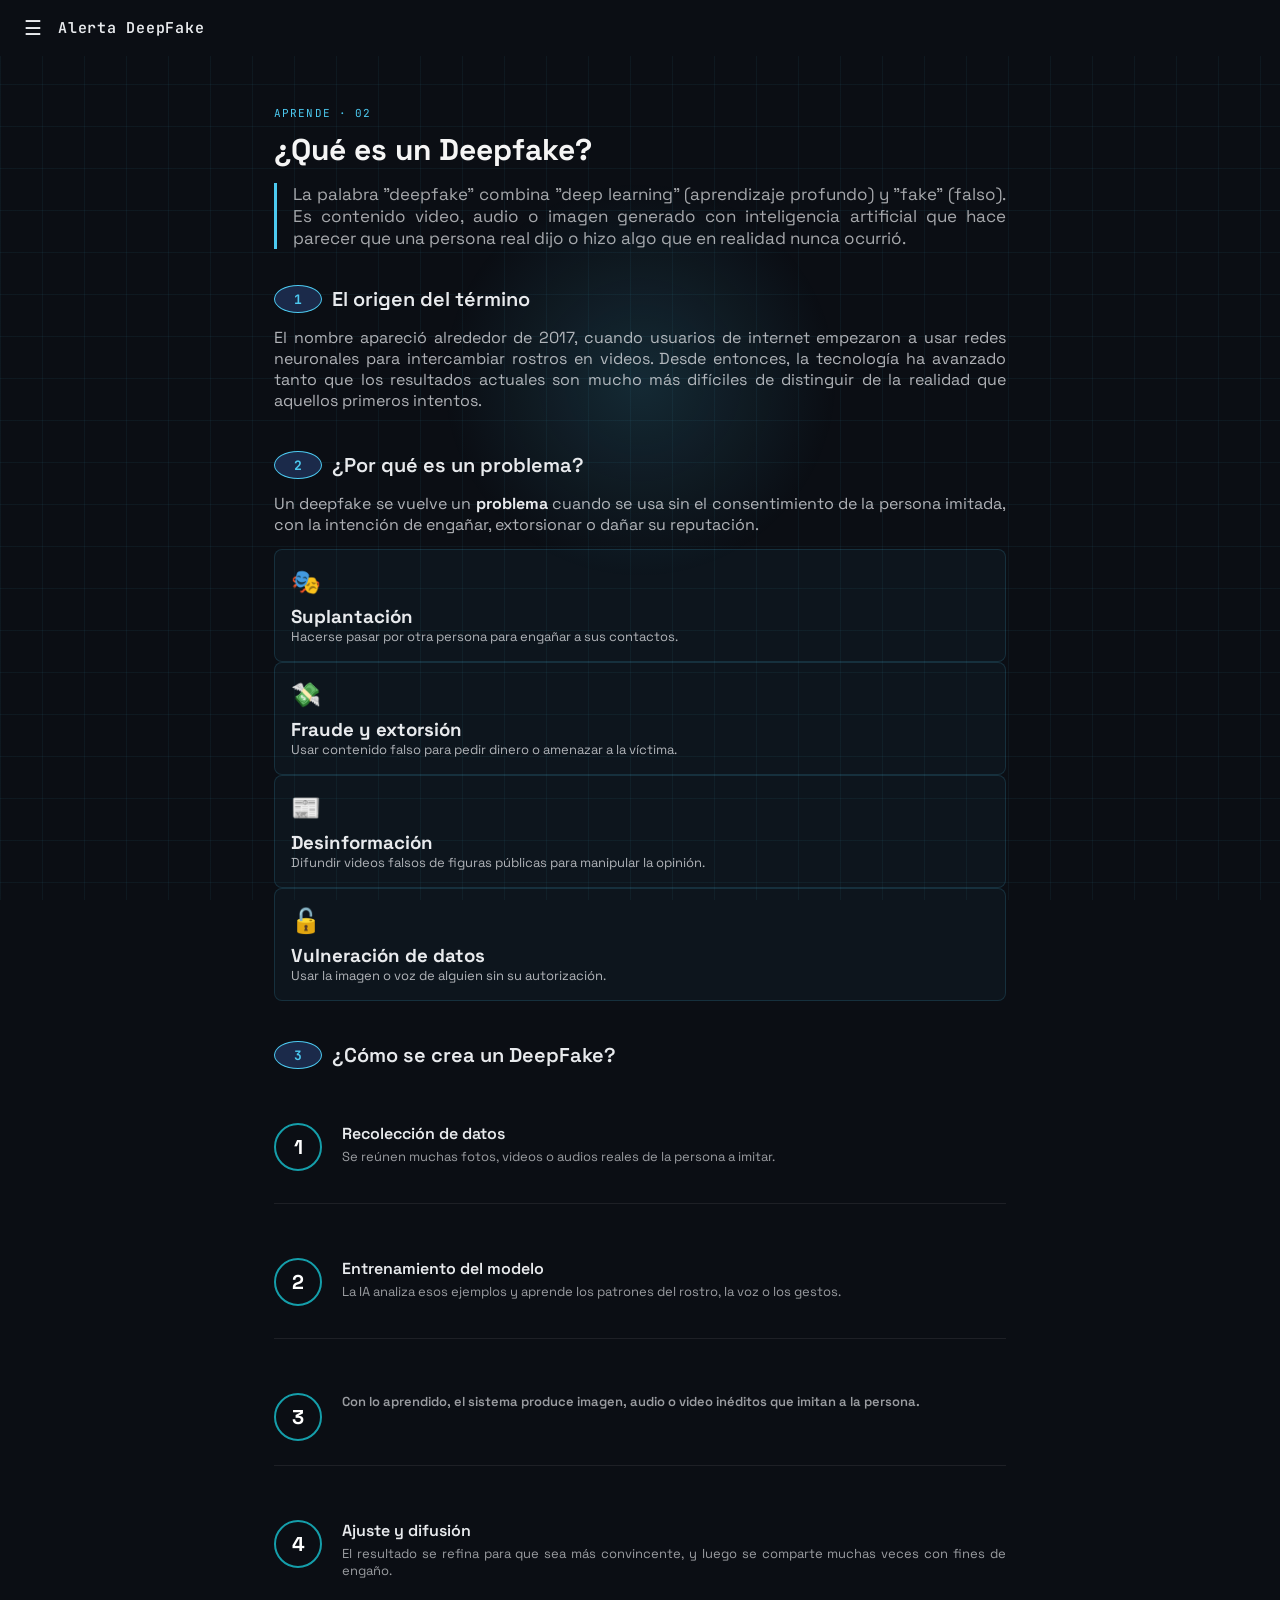
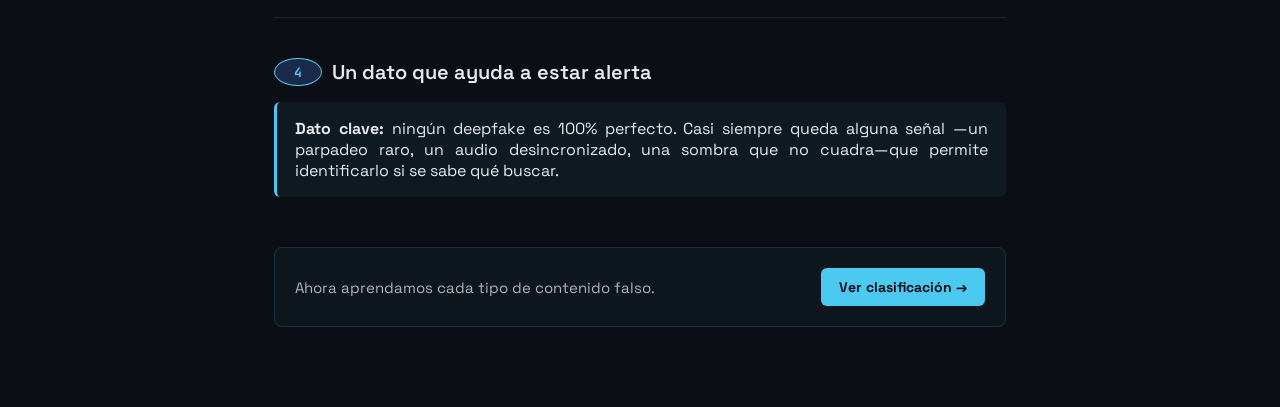
<file: queesdeepfake.html>
<!DOCTYPE html>
<html lang="en">
<head>
    <meta charset="UTF-8">
    <meta name="viewport" content="width=device-width, initial-scale=1.0">
    <title>Alerta DeepFake</title>
    <link rel="stylesheet" href="estilos.css">
</head>
<body>
    <div class="grid-bg"></div>
    <div class="glow"></div>
    <header>
        <button id="btnMenu" class="menu-btn">☰</button>
       <span class="logo">Alerta DeepFake</span>
    </header>
   <nav id="sidebar">
  <a href="index.html">Inicio</a>

 <span class="categoria">Aprende</span>
  <a href="iagenerativa.html">Inteligencia Artificial Generativa</a>
  <a href="queesdeepfake.html">¿Qué es un Deepfake?</a>
  <a href="clascontfals.html">Clasificacion de contenido falso</a>
  <a href="datospb.html">Datos Personales y Biometrios</a>

  <span class="categoria">Detecta y Actua</span>
  <a href="casossimulados.html">Casos Simulados</a>
  <a href="listaverificacion.html">Lista de Verificacion</a>
  <a href="rutaactuacion.html">Ruta de Actuacion</a>
  <a href="reportaruncaso.html" class="btn-reportar">🛡️ Reportar un Caso</a>
  
  <span class="categoria">Marco Legal</span>
  <a href="normativacolombiana.html">Normativa Colombiana</a>
  <a href="recomendacionesseguridad.html">Recomendaciones de Seguridad</a>
  <a href="Administrador.html">Administrador</a>
</nav>

<main>
    <div class="kicker">APRENDE · 02</div>
    <h1>¿Qué es un Deepfake?</h1>
    <p class="intro">

    La palabra "deepfake" combina "deep learning" (aprendizaje profundo) y "fake" (falso).
    Es contenido video, audio o imagen generado con inteligencia artificial que hace
    parecer que una persona real dijo o hizo algo que en realidad nunca ocurrió.

    </p>

    <section>
    <h2><span class="numero">1</span> El origen del término</h2>
    <p>
      El nombre apareció alrededor de 2017, cuando usuarios de internet empezaron a usar
      redes neuronales para intercambiar rostros en videos. Desde entonces, la tecnología
      ha avanzado tanto que los resultados actuales son mucho más difíciles de distinguir
      de la realidad que aquellos primeros intentos.
    </p>
  </section>

   <section>
    <h2><span class="numero">2</span> ¿Por qué es un problema?</h2>
    <p>
      Un deepfake se vuelve un <strong>problema</strong> cuando se usa sin el consentimiento
      de la persona imitada, con la intención de engañar, extorsionar o dañar su reputación.
    </p>
    <div class="grid-tarjetas">
      <div class="tarjeta">
        <div class="icono">🎭</div>
        <h3>Suplantación</h3>
        <p>Hacerse pasar por otra persona para engañar a sus contactos.</p>
      </div>
      <div class="tarjeta">
        <div class="icono">💸</div>
        <h3>Fraude y extorsión</h3>
        <p>Usar contenido falso para pedir dinero o amenazar a la víctima.</p>
      </div>
      <div class="tarjeta">
        <div class="icono">📰</div>
        <h3>Desinformación</h3>
        <p>Difundir videos falsos de figuras públicas para manipular la opinión.</p>
      </div>
      <div class="tarjeta">
        <div class="icono">🔓</div>
        <h3>Vulneración de datos</h3>
        <p>Usar la imagen o voz de alguien sin su autorización.</p>
      </div>
    </div>
  </section>


  <section>
    <h2><span class="numero">3</span> ¿Cómo se crea un DeepFake?</h2>
    
    <div class="paso">
        <span class="numero">1</span>
        <div class="texto-paso">
            <h3> Recolección de datos</h3>
            <p>Se reúnen muchas fotos, videos o audios reales de la persona a imitar.</p>
    </div>
   </div>

   
      <div class="paso">
        <span class="numero">2</span>
        <div class="texto-paso">
           <h3>Entrenamiento del modelo</h3>
           <p>La IA analiza esos ejemplos y aprende los patrones del rostro, la voz o los gestos.</p>
    </div>
  </div>

    <div class="paso">
        <span class="numero">3</span>
        <div class="texto-paso">
          <h3 Generación de contenido nuevo</h3>
          <p>Con lo aprendido, el sistema produce imagen, audio o video inéditos que imitan a la persona.</p>
      </div>
    </div>

    <div class="paso">
        <span class="numero">4</span>
        <div class="texto-paso">
    <h3> Ajuste y difusión</h3>
      <p>El resultado se refina para que sea más convincente, y luego se comparte muchas veces con fines de engaño.</p>
    </div>

  </div>






  </section>










  <section>
    <h2><span class="numero">4</span> Un dato que ayuda a estar alerta</h2>
    <div class="caja-clave">
      <p><strong>Dato clave:</strong> ningún deepfake es 100% perfecto. Casi siempre queda


      alguna señal —un parpadeo raro, un audio desincronizado, una sombra que no cuadra—que permite identificarlo si se sabe qué buscar.</p>
    </div>
  </section>

  <div class="siguiente">
    <span>Ahora aprendamos cada tipo de contenido falso.</span>
    <a href="clascontfals.html">Ver clasificación →</a>
  </div>


</main>

</main>

<script>
    const btnMenu =document.getElementById('btnMenu');
    const sidebar=document.getElementById('sidebar');
    btnMenu.addEventListener('click',function(){
        sidebar.classList.toggle('abierto');
    });
    
    const links=sidebar.querySelectorAll('a');
    links.forEach(function(link){
    link.addEventListener('click',function(){
        sidebar.classList.remove('abierto');
    });
});


</script>
</body>
</html>
</file>
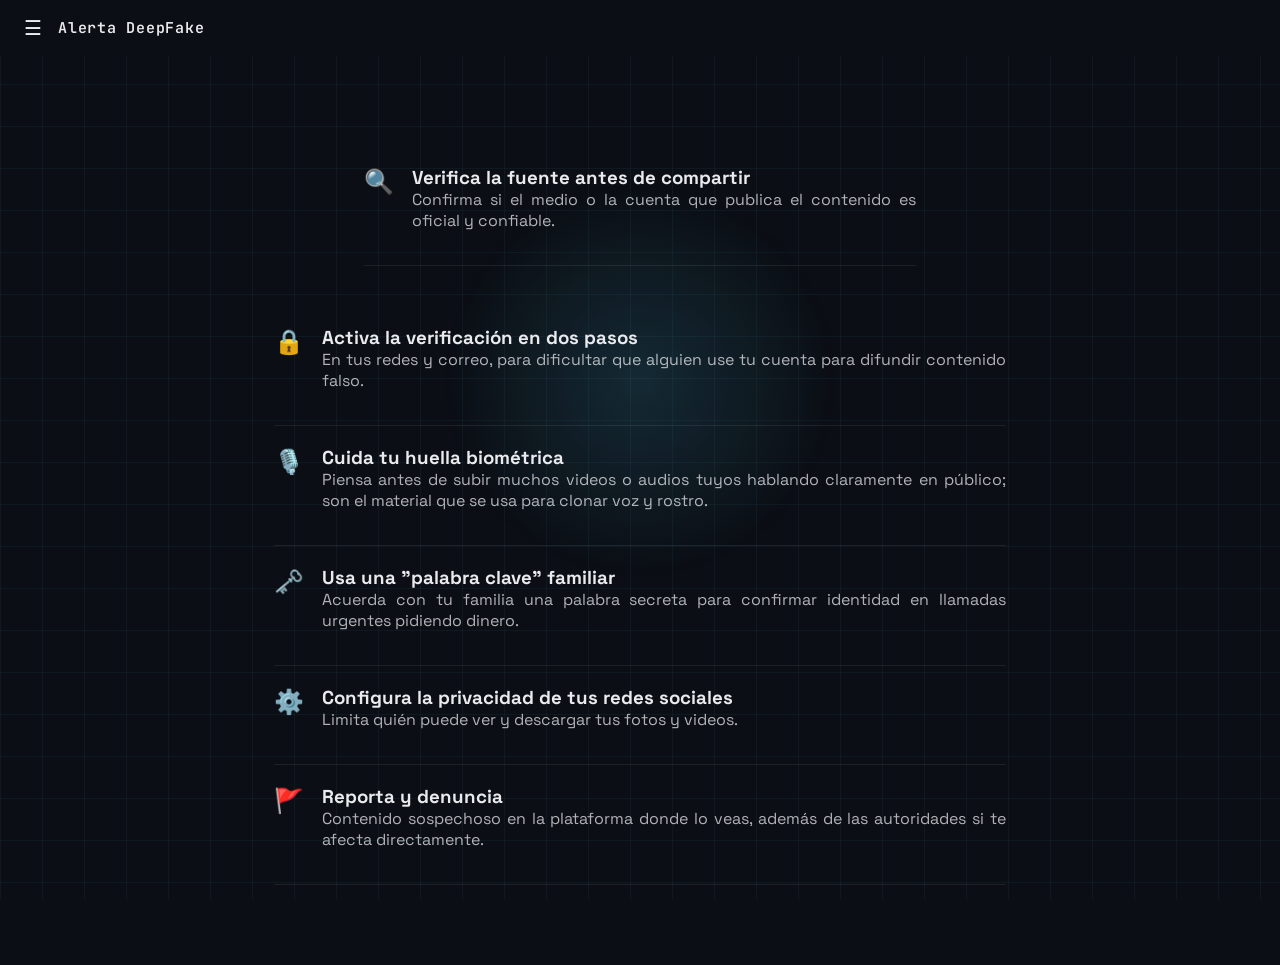
<file: recomendacionesseguridad.html>
<!DOCTYPE html>
<html lang="en">
<head>
    <meta charset="UTF-8">
    <meta name="viewport" content="width=device-width, initial-scalbuenoe=1.0">
    <title>Alerta DeepFake</title>
    <link rel="stylesheet" href="estilos.css">
</head>
<body>
    <div class="grid-bg"></div>
    <div class="glow"></div>
    <header>
        <button id="btnMenu" class="menu-btn">☰</button>
       <span class="logo">Alerta DeepFake</span>
    </header>
   <nav id="sidebar">
  <a href="index.html">Inicio</a>

  <span class="categoria">Aprende</span>
  <a href="iagenerativa.html">Inteligencia Artificial Generativa</a>
  <a href="queesdeepfake.html">¿Qué es un Deepfake?</a>
  <a href="clascontfals.html">Clasificacion de contenido falso</a>
  <a href="datospb.html">Datos Personales y Biometrios</a>

  <span class="categoria">Detecta y Actua</span>
  <a href="casossimulados.html">Casos Simulados</a>
  <a href="listaverificacion.html">Lista de Verificacion</a>
  <a href="rutaactuacion.html">Ruta de Actuacion</a>
  <a href="reportaruncaso.html" class="btn-reportar">🛡️ Reportar un Caso</a>
  
  <span class="categoria">Marco Legal</span>
  <a href="normativacolombiana.html">Normativa Colombiana</a>
  <a href="recomendacionesseguridad.html">Recomendaciones de Seguridad</a>
  <a href="Administrador.html">Administrador</a>

</nav>
<main>
<div class="recomendaciones">

  <div class="recomendacion">
    <span class="recomendacion-icono">🔍</span>
    <div class="recomendacion-texto">
      <h3>Verifica la fuente antes de compartir</h3>
      <p>Confirma si el medio o la cuenta que publica el contenido es oficial y confiable.</p>
    </div>
  </div>

</div>
<div class="recomendacion">
  <span class="recomendacion-icono">🔒</span>
  <div class="recomendacion-texto">
    <h3>Activa la verificación en dos pasos</h3>
    <p>En tus redes y correo, para dificultar que alguien use tu cuenta para difundir contenido falso.</p>
  </div>
</div>

<div class="recomendacion">
  <span class="recomendacion-icono">🎙️</span>
  <div class="recomendacion-texto">
    <h3>Cuida tu huella biométrica</h3>
    <p>Piensa antes de subir muchos videos o audios tuyos hablando claramente en público; son el material que se usa para clonar voz y rostro.</p>
  </div>
</div>

<div class="recomendacion">
  <span class="recomendacion-icono">🗝️</span>
  <div class="recomendacion-texto">
    <h3>Usa una "palabra clave" familiar</h3>
    <p>Acuerda con tu familia una palabra secreta para confirmar identidad en llamadas urgentes pidiendo dinero.</p>
  </div>
</div>

<div class="recomendacion">
  <span class="recomendacion-icono">⚙️</span>
  <div class="recomendacion-texto">
    <h3>Configura la privacidad de tus redes sociales</h3>
    <p>Limita quién puede ver y descargar tus fotos y videos.</p>
  </div>
</div>

<div class="recomendacion">
  <span class="recomendacion-icono">🚩</span>
  <div class="recomendacion-texto">
    <h3>Reporta y denuncia</h3>
    <p>Contenido sospechoso en la plataforma donde lo veas, además de las autoridades si te afecta directamente.</p>
  </div>
</div>




</main>

























<script>
    
    const btnMenu =document.getElementById('btnMenu');
    const sidebar=document.getElementById('sidebar');
    btnMenu.addEventListener('click',function(){
        sidebar.classList.toggle('abierto');
    });
    
    const links=sidebar.querySelectorAll('a');
    links.forEach(function(link){
    link.addEventListener('click',function(){
        sidebar.classList.remove('abierto');
    });
});


</script>
</file>
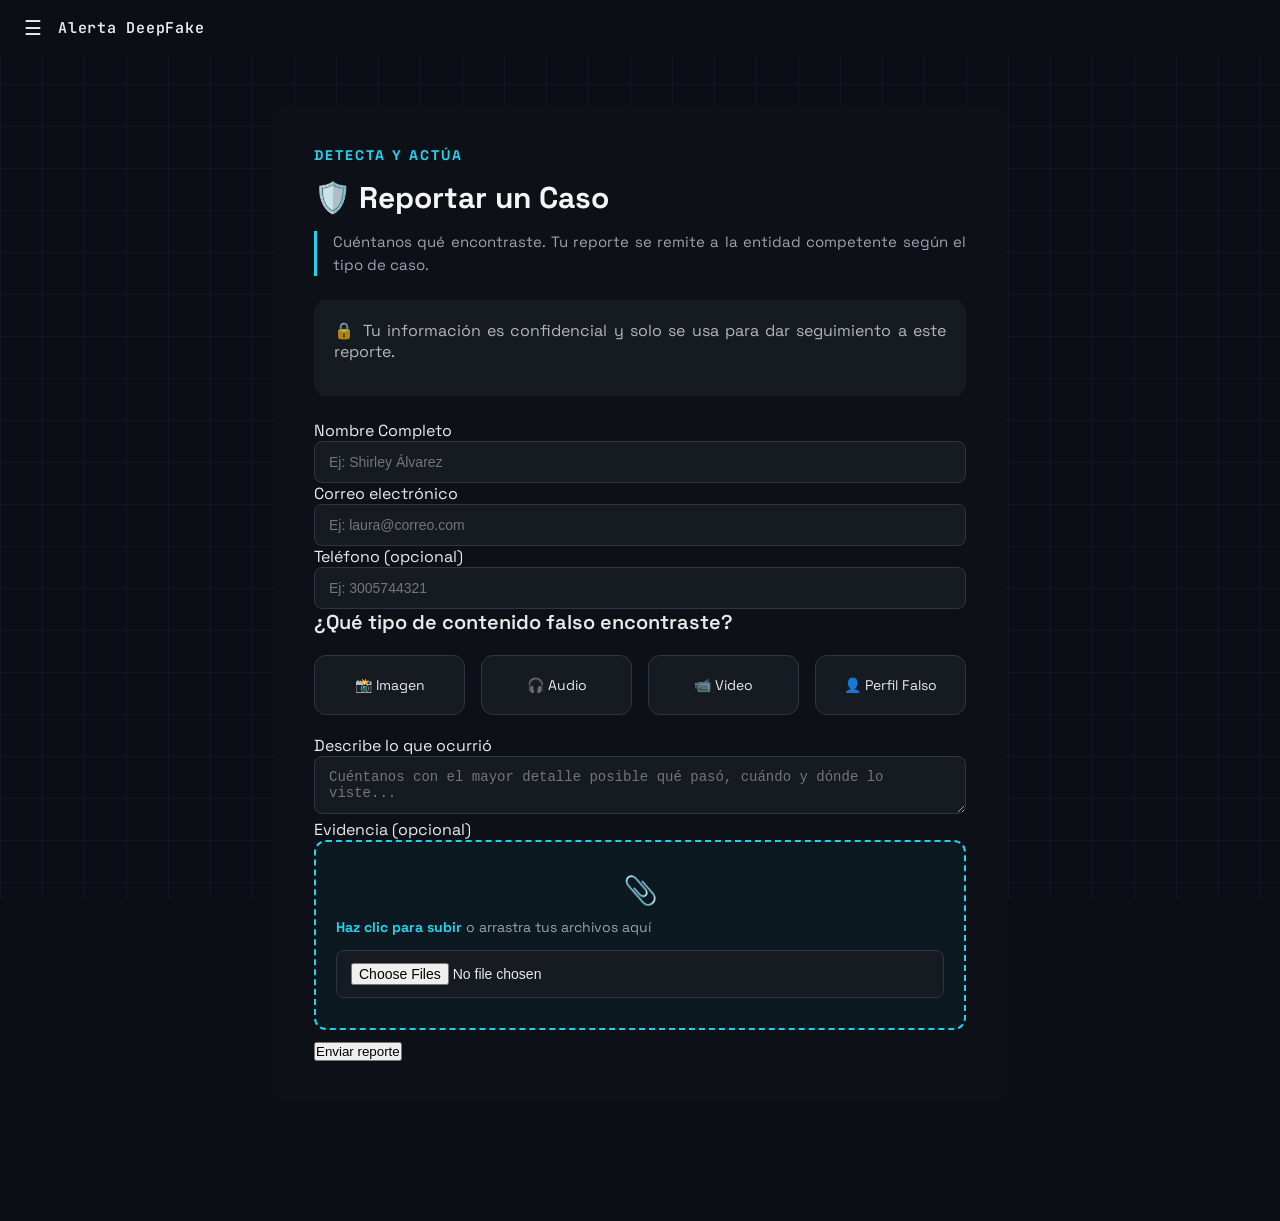
<file: reportaruncaso.html>
<!DOCTYPE html>
<html lang="en">
<head>
    <meta charset="UTF-8">
    <meta name="viewport" content="width=device-width, initial-scale=1.0">
    <title>Alerta DeepFake</title>
    <link rel="stylesheet" href="estilos.css">
</head>
<body>
    <div class="grid-bg"></div>
    <div class="glow"></div>
    <header>
        <button id="btnMenu" class="menu-btn">☰</button>
        <span class="logo">Alerta DeepFake</span>
    </header>
    <nav id="sidebar">
        <a href="index.html">Inicio</a>

        <span class="categoria">Aprende</span>
        <a href="iagenerativa.html">Inteligencia Artificial Generativa</a>
        <a href="queesdeepfake.html">¿Qué es un Deepfake?</a>
        <a href="clascontfals.html">Clasificacion de contenido falso</a>
        <a href="datospb.html">Datos Personales y Biometrios</a>

        <span class="categoria">Detecta y Actua</span>
        <a href="casossimulados.html">Casos Simulados</a>
        <a href="listaverificacion.html">Lista de Verificacion</a>
        <a href="rutaactuacion.html">Ruta de Actuacion</a>
        <a href="reportaruncaso.html" class="btn-reportar">🛡️ Reportar un Caso</a>

        <span class="categoria">Marco Legal</span>
        <a href="normativacolombiana.html">Normativa Colombiana</a>
        <a href="recomendacionesseguridad.html">Recomendaciones de Seguridad</a>
        <a href="Administrador.html">Administrador</a>
    </nav>

    <main>
        <section class="reportar" id="formulario">
            <p class="etiqueta">DETECTA Y ACTÚA</p>
            <h1>🛡️ Reportar un Caso</h1>
            <p class="parrafo-info">Cuéntanos qué encontraste. Tu reporte se remite a la entidad competente según el tipo de caso.</p>

            <div class="caja-confidencial">
                <p>🔒 Tu información es confidencial y solo se usa para dar seguimiento a este reporte.</p>
            </div>

            <label for="campoNombre">Nombre Completo</label>
            <input type="text" id="campoNombre" placeholder="Ej: Shirley Álvarez">

            <label for="campoEmail">Correo electrónico</label>
            <input type="email" id="campoEmail" placeholder="Ej: laura@correo.com">

            <label for="campoTelefono">Teléfono <span>(opcional)</span></label>
            <input type="tel" id="campoTelefono" placeholder="Ej: 3005744321">

          <h2>¿Qué tipo de contenido falso encontraste?</h2>
      <div class="opciones-tipo">
       <div class="tarjeta-tipo" data-tipo="imagen">📸 Imagen</div>
      <div class="tarjeta-tipo" data-tipo="audio">🎧 Audio</div>
      <div class="tarjeta-tipo" data-tipo="video">📹 Video</div>
      <div class="tarjeta-tipo" data-tipo="perfil">👤 Perfil Falso</div>
    </div>

            <label for="campoDescripcion">Describe lo que ocurrió</label>
            <textarea id="campoDescripcion" placeholder="Cuéntanos con el mayor detalle posible qué pasó, cuándo y dónde lo viste..."></textarea>

            <label for="inputArchivo">Evidencia (opcional)</label>
            <div class="zona-carga" id="dropZone">
                <span>📎</span>
                <p><strong>Haz clic para subir</strong> o arrastra tus archivos aquí</p>
                <input type="file" id="inputArchivo" multiple>
            </div>
            <div id="listaArchivos"></div>

            <button type="button" class="btn-enviar" id="btnEnviar">Enviar reporte</button>
        </section>

        <section class="confirmacion" id="confirmacion" style="display:none;">
            <div class="check">✓</div>
            <h2>Reporte recibido</h2>
            <p>Tu caso fue registrado con el número:</p>
            <p class="numero-caso" id="numeroCaso">#0000</p>
            <p>Puedes seguir los siguientes pasos en la sección "Ruta de Actuación".</p>
        </section>
    </main>

    <script>
        // ---------- Sidebar ----------
        const btnMenu = document.getElementById('btnMenu');
        const sidebar = document.getElementById('sidebar');
        btnMenu.addEventListener('click', function () {
            sidebar.classList.toggle('abierto');
        });
        sidebar.querySelectorAll('a').forEach(function (link) {
            link.addEventListener('click', function () {
                sidebar.classList.remove('abierto');
            });
        });

        // ---------- Selector de tipo de caso ----------
        let tipoSeleccionado = null;
document.querySelectorAll('.tarjeta-tipo').forEach(function (card) {
    card.addEventListener('click', function () {
        document.querySelectorAll('.tarjeta-tipo').forEach(c => c.classList.remove('activo'));
        this.classList.add('activo');
        tipoSeleccionado = this.dataset.tipo;
    });
});

        // ---------- Zona de carga de archivos ----------
        const dropZone = document.getElementById('dropZone');
        const inputArchivo = document.getElementById('inputArchivo');
        const listaArchivos = document.getElementById('listaArchivos');
        let archivos = [];

        inputArchivo.addEventListener('change', function () {
            Array.from(this.files).forEach(f => archivos.push(f.name));
            renderArchivos();
        });

        function renderArchivos() {
            listaArchivos.innerHTML = archivos.map((nombre, i) =>
                `<div>📄 ${nombre} <span data-i="${i}" class="quitar">✕</span></div>`
            ).join('');
            document.querySelectorAll('.quitar').forEach(function (btn) {
                btn.addEventListener('click', function () {
                    archivos.splice(this.dataset.i, 1);
                    renderArchivos();
                });
            });
        }

        // ---------- Enviar el formulario ----------
        document.getElementById('btnEnviar').addEventListener('click', function () {
            const nombre = document.getElementById('campoNombre').value;
            const email = document.getElementById('campoEmail').value;
            const telefono = document.getElementById('campoTelefono').value;
            const descripcion = document.getElementById('campoDescripcion').value;

            if (!nombre || !email || !tipoSeleccionado) {
                alert('Por favor completa nombre, correo y tipo de caso.');
                return;
            }

            const params = new URLSearchParams();
            params.append('nombre', nombre);
            params.append('email', email);
            params.append('telefono', telefono);
            params.append('tipoContenido', tipoSeleccionado);
            params.append('descripcion', descripcion);
            params.append('archivos', archivos.join(','));

            fetch("https://localhost:44392/WSNormativas.asmx/WSGuardarReporte", {
                method: "POST",
                headers: { "Content-Type": "application/x-www-form-urlencoded" },
                body: params
            })
            .then(response => response.json())
            .then(data => {
                if (data.exito) {
                    document.getElementById('formulario').style.display = 'none';
                    document.getElementById('confirmacion').style.display = 'block';
                    document.getElementById('numeroCaso').textContent = '#' + data.reporteId;
                }
            })
            .catch(error => {
                console.error('Error al guardar el reporte:', error);
                alert('Hubo un problema al enviar el reporte. Intenta de nuevo.');
            });
        });
    </script>
</body>
</html>
</file>
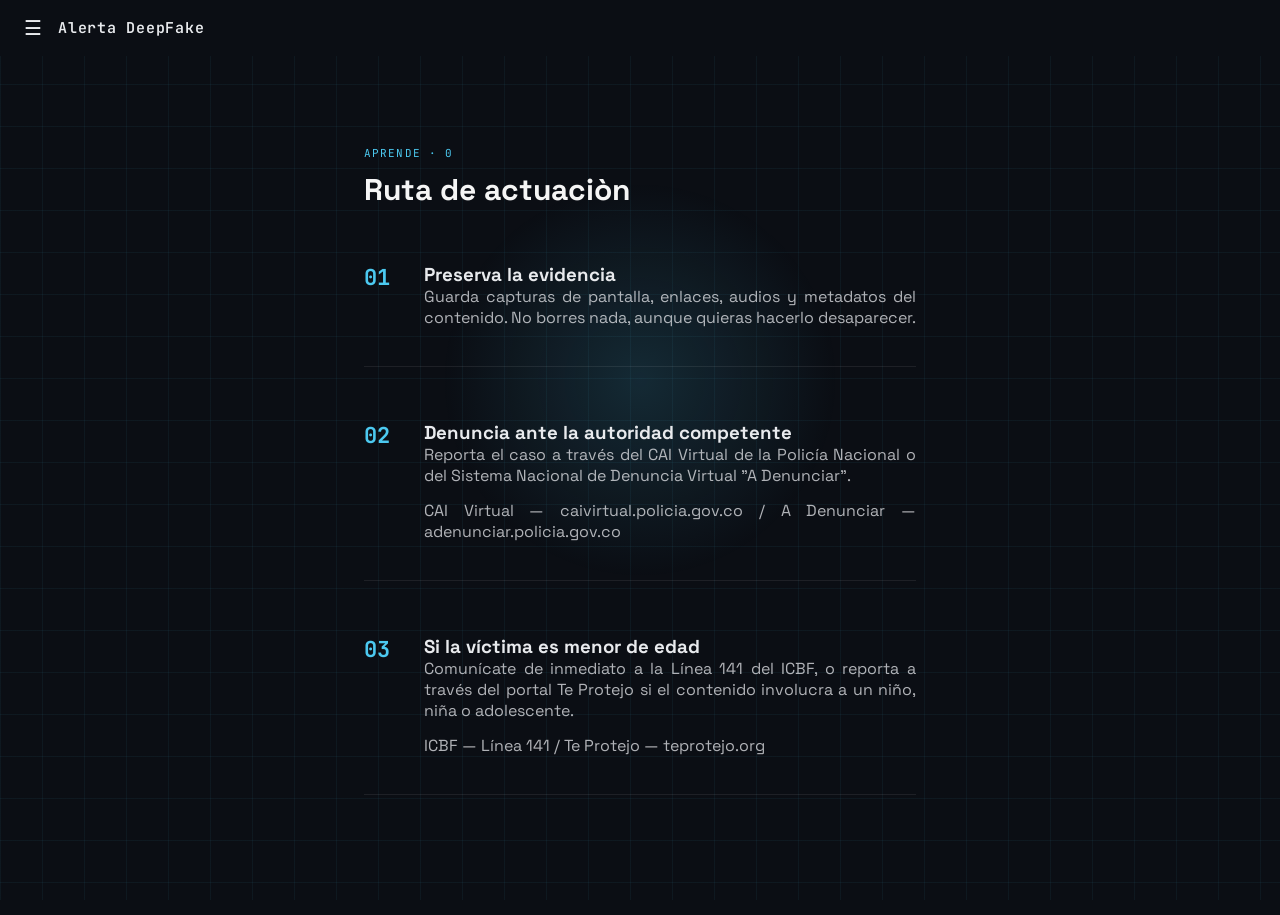
<file: rutaactuacion.html>
<!DOCTYPE html>
<html lang="en">
<head>
    <meta charset="UTF-8">
    <meta name="viewport" content="width=device-width, initial-scalbuenoe=1.0">
    <title>Alerta DeepFake</title>
    <link rel="stylesheet" href="estilos.css">
</head>
<body>
    <div class="grid-bg"></div>
    <div class="glow"></div>
    <header>
        <button id="btnMenu" class="menu-btn">☰</button>
       <span class="logo">Alerta DeepFake</span>
    </header>
   <nav id="sidebar">
  <a href="index.html">Inicio</a>

  <span class="categoria">Aprende</span>
  <a href="iagenerativa.html">Inteligencia Artificial Generativa</a>
  <a href="queesdeepfake.html">¿Qué es un Deepfake?</a>
  <a href="clascontfals.html">Clasificacion de contenido falso</a>
  <a href="datospb.html">Datos Personales y Biometrios</a>

  <span class="categoria">Detecta y Actua</span>
  <a href="casossimulados.html">Casos Simulados</a>
  <a href="listaverificacion.html">Lista de Verificacion</a>
  <a href="rutaactuacion.html">Ruta de Actuacion</a>
  <a href="reportaruncaso.html" class="btn-reportar">🛡️ Reportar un Caso</a>
  
  <span class="categoria">Marco Legal</span>
  <a href="normativacolombiana.html">Normativa Colombiana</a>
  <a href="recomendacionesseguridad.html">Recomendaciones de Seguridad</a>
</nav>
<body>
<main>

    <div class="ruta-pasos">

      <div class="kicker">APRENDE · 0</div>
  <h1>Ruta de actuaciòn</h1>

  <div class="paso">
    <div class="paso-num">01</div>
    <div class="paso-contenido">
      <h3>Preserva la evidencia</h3>
      <p>Guarda capturas de pantalla, enlaces, audios y metadatos del contenido. No borres nada, aunque quieras hacerlo desaparecer.</p>
    </div>
  </div>

  <div class="paso">
    <div class="paso-num">02</div>
    <div class="paso-contenido">
      <h3>Denuncia ante la autoridad competente</h3>
      <p>Reporta el caso a través del CAI Virtual de la Policía Nacional o del Sistema Nacional de Denuncia Virtual "A Denunciar".</p>
      <p>CAI Virtual — caivirtual.policia.gov.co / A Denunciar — adenunciar.policia.gov.co</p>
    </div>
  </div>

  <div class="paso">
    <div class="paso-num">03</div>
    <div class="paso-contenido">
      <h3>Si la víctima es menor de edad</h3>
      <p>Comunícate de inmediato a la Línea 141 del ICBF, o reporta a través del portal Te Protejo si el contenido involucra a un niño, niña o adolescente.</p>
      <p>ICBF — Línea 141 / Te Protejo — teprotejo.org</p>
    </div>
  </div>

</div>


</main>












</body>



















<script>
    
    const btnMenu =document.getElementById('btnMenu');
    const sidebar=document.getElementById('sidebar');
    btnMenu.addEventListener('click',function(){
        sidebar.classList.toggle('abierto');
    });
    
    const links=sidebar.querySelectorAll('a');
    links.forEach(function(link){
    link.addEventListener('click',function(){
        sidebar.classList.remove('abierto');
    });
});


</script>
</file>
<file: estilos.css>
@import url('https://fonts.googleapis.com/css2?family=JetBrains+Mono:wght@400;500;700&family=Space+Grotesk:wght@400;500;600;700&display=swap');

        .grid-bg {
  position: fixed;
  inset: 0;
  background-image:
    linear-gradient(rgba(76,201,240,0.06) 1px, transparent 1px),
    linear-gradient(90deg, rgba(76,201,240,0.06) 1px, transparent 1px);
  background-size: 42px 42px;
  pointer-events: none;
}
.glow {
  position: fixed;
  top: 20%;
  left: 50%;
  width: 400px;
  height: 400px;
  transform: translateX(-50%);
  background: radial-gradient(circle, rgba(76,201,240,0.15), transparent 70%);
  pointer-events: none;
}
:root {
  --bg: #0b0e14;
  --panel: #1B2A4A;
  --cyan: #4cc9f0;
  --text: #e8eaed;
}
        * {
            margin:0;
            padding: 0;
            box-sizing: border-box;
        }
body{
    background:var(--bg);
    color: var(--text);
    font-family: 'Space Grotesk', sans-serif;
}
      
        

        nav#sidebar a {
            display:block;
            padding:12px 20px;
            color:white;
            text-decoration: none;
        }
        nav#sidebar a:hover {
        background: rgba(255, 255, 255, 0.06);
        color: var(--cyan);
}
        nav#sidebar  {
position: fixed;
top:0 ;
left: 0;
width: 250px; ;
height:100vh ;
background:#1B2A4A ;
padding-top: 60px;
padding-bottom: 20px;
overflow-y: auto;
transform: translateX(-100%);
transition:transform 0.3s ease ;
z-index: 20;

        }
        nav#sidebar.abierto{
            transform: translateX(0);
        }

header {
  display: flex;
  align-items: center;
  gap: 16px;
  padding: 16px 24px;
  background: var(--bg);
  position: sticky;
  top: 0;
  z-index: 30;
}

    .logo {
  font-family: 'JetBrains Mono', monospace;
  font-size: 15px;
  font-weight: 600;
  letter-spacing: 0.05em;
  color: var(--text);
}
.menu-btn {
  background: none;
  border: none;
  color: var(--text);
  font-size: 20px;
  cursor: pointer;
}
.categoria {
  display: block;
  font-family: 'JetBrains Mono', monospace;
  font-size: 11px;
  letter-spacing: 0.1em;
  text-transform: uppercase;
  color: var(--cyan);
  padding: 20px 20px 8px;
  border-top: 1px solid rgba(255,255,255,0.08);
  margin-top: 8px;
}
.face-wrap {
  width: 320px;
  height: 320px;
  margin: 0 auto;
}

.face-wrap svg {
  width: 100%;
  height: 100%;
}
@keyframes glitchLine {
  0%, 88% {
    transform: translateX(0);
    opacity: 1;
  }
  90% {
    transform: translateX(-3px);
    opacity: 0.6;
  }
  92% {
    transform: translateX(2px);
  }
  94%, 100% {
    transform: translateX(0);
    opacity: 1;
  }
}

/* ===== Contenido de páginas internas (main) ===== */
main {
  max-width: 780px;
  margin: 0 auto;
  padding: 50px 24px 80px 24px;
  position: relative;
  z-index: 1;
}

.kicker {
  font-family: 'JetBrains Mono', monospace;
  font-size: 11px;
  letter-spacing: 0.1em;
  text-transform: uppercase;
  color: var(--cyan);
  margin-bottom: 10px;
}

main h1 {
  font-size: 30px;
  font-weight: 700;
  margin-bottom: 14px;
}

main .intro {
  font-size: 17px;
  color: rgba(232,234,237,0.7);
  border-left: 3px solid var(--cyan);
  padding-left: 16px;
  margin-bottom: 36px;
}

main section {
  margin-bottom: 40px;
}

main h2 {
  font-size: 20px;
  font-weight: 600;
  margin-bottom: 14px;
  display: flex;
  align-items: center;
  gap: 10px;
}

main h2 .numero {
  font-family: 'JetBrains Mono', monospace;
  background: var(--panel);
  border: 1px solid var(--cyan);
  color: var(--cyan);
  width: 28px;
  height: 28px;
  border-radius: 50%;
  display: flex;
  align-items: center;
  justify-content: center;
  font-size: 13px;
  flex-shrink: 0;
}

main p {
  color: rgba(232,234,237,0.75);
  margin-bottom: 14px;
  text-align: justify;
}

main strong {
  color: var(--text);
}

.tarjeta {
  text-align: justify;
  background: rgba(76,201,240,0.04);
  border: 1px solid rgba(76,201,240,0.15);
  border-radius: 8px;
  padding: 16px;
  .audio-container {
  margin-top: 16px;
}

.audio-container audio {
  width: 100%;
}
}

.tarjeta .icono { font-size: 24px; margin-bottom: 8px; }

.tarjeta h2 {
  text-align: center;
}

.tarjeta p {
  font-size: 13px;
  margin-bottom: 0;
}



.caja-clave {
  background: rgba(76,201,240,0.06);
  border-left: 3px solid var(--cyan);
  border-radius: 6px;
  padding: 16px 18px;
  margin-top: 16px;
}

.caja-clave p { color: var(--text); margin-bottom: 0; }

@media (max-width: 600px) {
  .grid-tarjetas { grid-template-columns: 1fr; }
}

/* boton siguiente para pagina de que es deepfake*/
.siguiente {
  margin-top: 50px;
  padding: 20px;
  background: rgba(76,201,240,0.04);
  border: 1px solid rgba(76,201,240,0.15);
  border-radius: 8px;
  display: flex;
  justify-content: space-between;
  align-items: center;
  flex-wrap: wrap;
  gap: 12px;
}

.siguiente span {
  color: rgba(232,234,237,0.75);
  font-size: 15px;
}

.siguiente a {
  background: var(--cyan);
  color: var(--bg);
  text-decoration: none;
  padding: 10px 18px;
  border-radius: 6px;
  font-weight: bold;
  font-size: 14px;
  white-space: nowrap;
}

.siguiente a:hover {
  opacity: 0.85;
}

.tarjeta-caso {
  background: var(--panel);
  border-radius: 12px;
  padding: 24px;
  max-width: 500px;
  margin: 24px auto;
}

.tarjeta-tag {
  display: inline-block;
  font-family: 'JetBrains Mono', monospace;
  font-size: 11px;
  color: var(--cyan);
  text-transform: uppercase;
  margin-bottom: 10px;
}
.paso {
    display: flex;
    align-items: flex-start;
    gap: 22px;
    margin: 30px 0;
}

.numero {
    width: 48px;
    height: 48px;
    min-width: 48px;

    border: 2px solid #159eaa;
    border-radius: 50%;

    display: flex;
    align-items: center;
    justify-content: center;

    color: white;
    font-size: 20px;
    font-weight: bold;
}


.video-container video {
    width: 100%;
    height: auto;
    display: block;
}

/* ===== Lista horizontal de señales de detección ===== */
.lista-deteccion {
  margin-top: 18px;
}

.fila-deteccion {
  display: flex;
  align-items: flex-start;
  gap: 16px;
  padding: 18px 4px;
  border-bottom: 1px solid rgba(76,201,240,0.12);
}

.fila-deteccion:last-child {
  border-bottom: none;
}

.fila-deteccion .icono {
  font-size: 22px;
  flex-shrink: 0;
  width: 36px;
  text-align: center;
}

.fila-deteccion .contenido h3 {
  font-size: 15px;
  font-weight: 600;
  margin-bottom: 4px;
  color: var(--text);
}

.fila-deteccion .contenido p {
  font-size: 13px;
  color: rgba(232,234,237,0.65);
  margin-bottom: 0;
}

@media (max-width: 500px) {
  .fila-deteccion { gap: 12px; }
  .fila-deteccion .icono { font-size: 18px; width: 28px; }
}

/* Layout en Grid para dos columnas usando tus estilos globales */
.grid-datos {
  display: grid;
  grid-template-columns: 1fr;
  gap: 32px;
  margin-top: 24px;
}

@media (min-width: 768px) {
  .grid-datos {
    grid-template-columns: 1fr 1fr;
  }
}

/* Caja contenedora del ícono en la columna izquierda */
.icon-box {
  width: 48px;
  height: 48px;
  min-width: 48px;
  background: rgba(76, 201, 240, 0.08);
  border: 1px solid rgba(76, 201, 240, 0.2);
  border-radius: 12px;
  display: flex;
  align-items: center;
  justify-content: center;
  font-size: 20px;
}

/* Ajuste de tipografía dentro de las secciones para alinearse a tus clases */
.texto-paso h3 {
  font-size: 16px;
  font-weight: 600;
  margin-bottom: 4px;
}

.texto-paso p {
  font-size: 13px;
  color: rgba(232, 234, 237, 0.65);
}

/* Panel contenedor interactivo con borde azul neón */
.checklist-panel {
  background: rgba(27, 42, 74, 0.4);
  border: 1px solid var(--cyan);
  border-radius: 12px;
  padding: 20px;
  display: flex;
  flex-direction: column;
  gap: 12px;
  box-shadow: 0 0 15px rgba(76, 201, 240, 0.1);
}

/* Tarjetas individuales dentro del checklist */
.check-card {
  display: flex;
  align-items: flex-start;
  gap: 14px;
  padding: 14px;
  background: var(--panel);
  border: 1px solid rgba(76, 201, 240, 0.15);
  border-radius: 8px;
  cursor: pointer;
  transition: border-color 0.2s ease, background 0.2s ease;
}

.check-card:hover {
  border-color: var(--cyan);
}

/* Ocultar checkbox nativo y personalizarlo con tu color --cyan */
.check-card input[type="checkbox"] {
  display: none;
}

.checkbox-custom {
  width: 20px;
  height: 20px;
  min-width: 20px;
  border: 2px solid rgba(232, 234, 237, 0.4);
  border-radius: 4px;
  margin-top: 2px;
  transition: all 0.2s ease;
}

.check-card input[type="checkbox"]:checked + .checkbox-custom {
  background-color: var(--cyan);
  border-color: var(--cyan);
  background-image: url("data:image/svg+xml,%3Csvg xmlns='http://www.w3.org/2000/svg' viewBox='0 0 24 24' fill='none' stroke='%230b0e14' stroke-width='3' stroke-linecap='round' stroke-linejoin='round'%3E%3Cpolyline points='20 6 9 17 4 12'%3E%3C/polyline%3E%3C/svg%3E");
  background-size: 14px;
  background-position: center;
  background-repeat: no-repeat;
}

.check-card input[type="checkbox"]:checked ~ .texto-paso h3 {
  color: var(--cyan);
}

/* ===== Test de exposición ===== */
.test-panel {
  background: rgba(27,42,74,0.4);
  border: 1px solid var(--cyan);
  border-radius: 12px;
  padding: 22px;
  box-shadow: 0 0 15px rgba(76,201,240,0.1);
  margin-top: 18px;
}

.test-pregunta {
  display: flex;
  justify-content: space-between;
  align-items: center;
  gap: 16px;
  padding: 16px 0;
  border-bottom: 1px solid rgba(76,201,240,0.12);
}
.test-pregunta:last-of-type { border-bottom: none; }
.test-pregunta p { font-size: 14px; color: var(--text); margin-bottom: 0; }

.switch-group { display: flex; gap: 6px; flex-shrink: 0; }
.switch-btn {
  background: transparent;
  border: 1px solid rgba(76,201,240,0.3);
  color: rgba(232,234,237,0.6);
  font-size: 12px;
  font-family: 'JetBrains Mono', monospace;
  padding: 6px 14px;
  border-radius: 6px;
  cursor: pointer;
  transition: all 0.2s;
}
.switch-btn.activo {
  background: var(--cyan);
  color: var(--bg);
  border-color: var(--cyan);
  font-weight: bold;
}

.resultado {
  margin-top: 20px;
  padding: 18px;
  border-radius: 8px;
  text-align: center;
  display: none;
}
.resultado.visible { display: block; }
.resultado .nivel {
  font-family: 'JetBrains Mono', monospace;
  font-size: 12px;
  letter-spacing: 0.1em;
  text-transform: uppercase;
  margin-bottom: 6px;
}
.resultado .msg { font-size: 14px; color: var(--text); }

.resultado.bajo { background: rgba(76,201,240,0.08); border: 1px solid var(--cyan); }
.resultado.bajo .nivel { color: var(--cyan); }
.resultado.medio { background: rgba(255,180,80,0.08); border: 1px solid #ffb450; }
.resultado.medio .nivel { color: #ffb450; }
.resultado.alto { background: rgba(239,91,111,0.1); border: 1px solid #ef5b6f; }
.resultado.alto .nivel { color: #ef5b6f; }

.btn-calcular {
  margin-top: 18px;
  width: 100%;
  background: var(--cyan);
  color: var(--bg);
  border: none;
  padding: 12px;
  border-radius: 8px;
  font-weight: bold;
  font-size: 14px;
  cursor: pointer;
}
.btn-calcular:hover { opacity: 0.9; }
.grid-casos {
  display: grid;
  grid-template-columns: repeat(2, 1fr);
  gap: 20px;
  padding: 0 24px;
}

.video-container img {
  width: 100%;
  display: block;
  border-radius: 8px;
}

.reportar {
  background-color: #0d1117;
  padding: 40px;
}

.etiqueta {
  color: #22d3ee;
  font-size: 14px;
  letter-spacing: 2px;
  font-weight: bold;
}
h1 {
  color: #f5f5f5;
  font-size: 32px;
  margin-top: 8px;
}
.parrafo-info {
  color: #9ca3af;
  border-left: 3px solid #22d3ee;
  padding-left: 16px;
  font-size: 15px;
  line-height: 1.5;
}
.caja-confidencial {
  background-color: #161b22;
  border-radius: 12px;
  padding: 20px;
  display: flex;
  align-items: center;
  gap: 14px;
  margin: 24px 0;
}
input[type="text"], input[type="email"], input[type="tel"] {
background-color: #161b22;
border: 1px solid #30363d;
border-radius: 8px;
padding: 12px 14px;
color: #e8eaed;
width: 100%;
font-size: 14px;
}
.opciones-tipo {
  display: flex;
  gap: 16px;
  margin: 20px 0;
}

.tarjeta-tipo {
  background-color: #161b22;
  border: 1px solid #30363d;
  border-radius: 12px;
  padding: 20px;
  flex: 1;
  text-align: center;
  font-size: 14px;
}
input, textarea {
  background-color: #161b22;
  border: 1px solid #30363d;
  border-radius: 8px;
  padding: 12px 14px;
  color: #e8eaed;
  width: 100%;
  font-size: 14px;
}
.zona-carga {
  border: 2px dashed #22d3ee;
  border-radius: 12px;
  background-color: rgba(34, 211, 238, 0.04);
  padding: 30px 20px;
  text-align: center;
}

.zona-carga span {
  font-size: 28px;
  display: block;
  margin-bottom: 10px;
}

.zona-carga p {
  color: #9ca3af;
  font-size: 14px;
}

.zona-carga strong {
  color: #22d3ee;
}
.btn-Enviar {
  background-color: #22d3ee;
  color: #0d1117;
  border: none;
  border-radius: 8px;
  padding: 16px;
  width: 100%;
  font-size: 16px;
  font-weight: bold;
  cursor: pointer;
  margin-top: 10px;
}

/* Estado seleccionado de la tarjeta de tipo de caso */
.tarjeta-tipo {
  cursor: pointer;
  transition: all 0.2s;
}
.tarjeta-tipo:hover {
  border-color: rgba(34, 211, 238, 0.4);
}
.tarjeta-tipo.activo {
  background-color: rgba(34, 211, 238, 0.1);
  border-color: #22d3ee;
  color: #22d3ee;
  font-weight: bold;
}

/* Lista de archivos adjuntos */
#listaArchivos {
  margin-top: 10px;
  display: flex;
  flex-direction: column;
  gap: 6px;
}
#listaArchivos div {
  display: flex;
  justify-content: space-between;
  background-color: #161b22;
  border: 1px solid #30363d;
  border-radius: 6px;
  padding: 8px 12px;
  font-size: 13px;
  color: #e8eaed;
}
.quitar {
  color: #ef5b6f;
  cursor: pointer;
  font-weight: bold;
}

/* Pantalla de confirmación */
.confirmacion {
  text-align: center;
  padding: 60px 20px;
}
.confirmacion .check {
  width: 60px; height: 60px;
  border-radius: 50%;
  background: rgba(34, 211, 238, 0.1);
  border: 2px solid #22d3ee;
  display: flex; align-items: center; justify-content: center;
  font-size: 28px;
  margin: 0 auto 20px;
  color: #22d3ee;
}
.confirmacion h2 { color: #f5f5f5; margin-bottom: 10px; }
.confirmacion p { color: #9ca3af; margin-bottom: 6px; }
.numero-caso {
  font-family: 'JetBrains Mono', monospace;
  color: #22d3ee;
  font-weight: bold;
  font-size: 18px;
}


/* TABLA */
#tablaUsuarios {
    width: 100%;
    border-collapse: collapse;
}

/* ENCABEZADOS */
#tablaUsuarios th {
    background: #5257f4;
    color: white;
    padding: 14px;
    text-align: left;
    font-size: 15px;
}

/* CELDAS */
#tablaUsuarios td {
    padding: 13px;
    border-bottom: 1px solid #333;
    color: #ddd;
}

/* FILAS */
#tablaUsuarios tr {
    background: #181818;
    transition: 0.2s;
}

#tablaUsuarios tr:hover {
    background: #242424;
}

/* PRIMERA COLUMNA */
#tablaUsuarios td:first-child {
    color: #14375f;
    font-weight: bold;
}
.ruta-pasos {
  max-width: 600px;
  margin: 40px auto;
  padding: 0 24px;
}

.paso {
  display: flex;
  gap: 20px;
  padding: 24px 0;
  border-bottom: 1px solid rgba(255,255,255,0.08);
}

.paso-num {
  font-family: 'JetBrains Mono', monospace;
  color: var(--cyan);
  font-size: 22px;
  font-weight: 700;
  flex-shrink: 0;
  width: 40px;
}

.recomendaciones {
  max-width: 600px;
  margin: 40px auto;
  padding: 0 24px;
}

.recomendacion {
  display: flex;
  gap: 18px;
  align-items: flex-start;
  padding: 20px 0;
  border-bottom: 1px solid rgba(255,255,255,0.08);
}

.recomendacion-icono {
  font-size: 24px;
  flex-shrink: 0;
}
</file>
